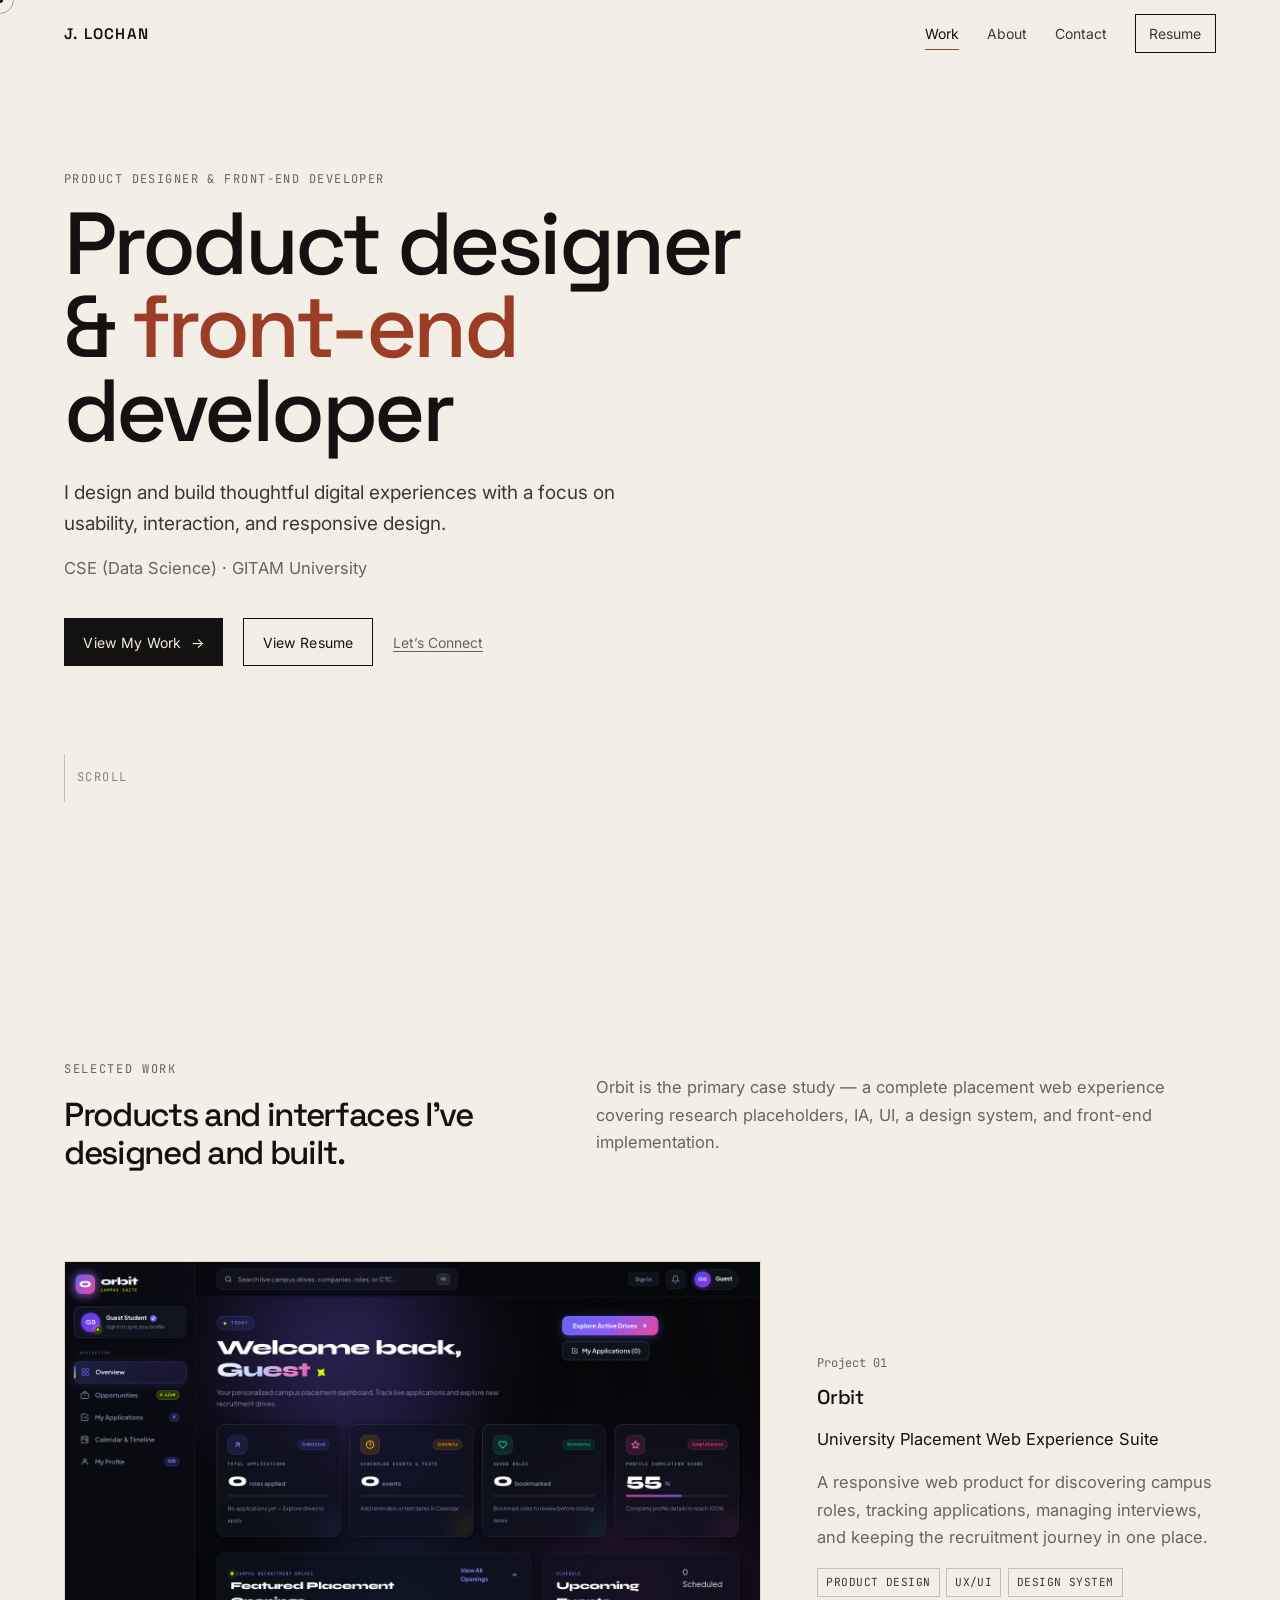
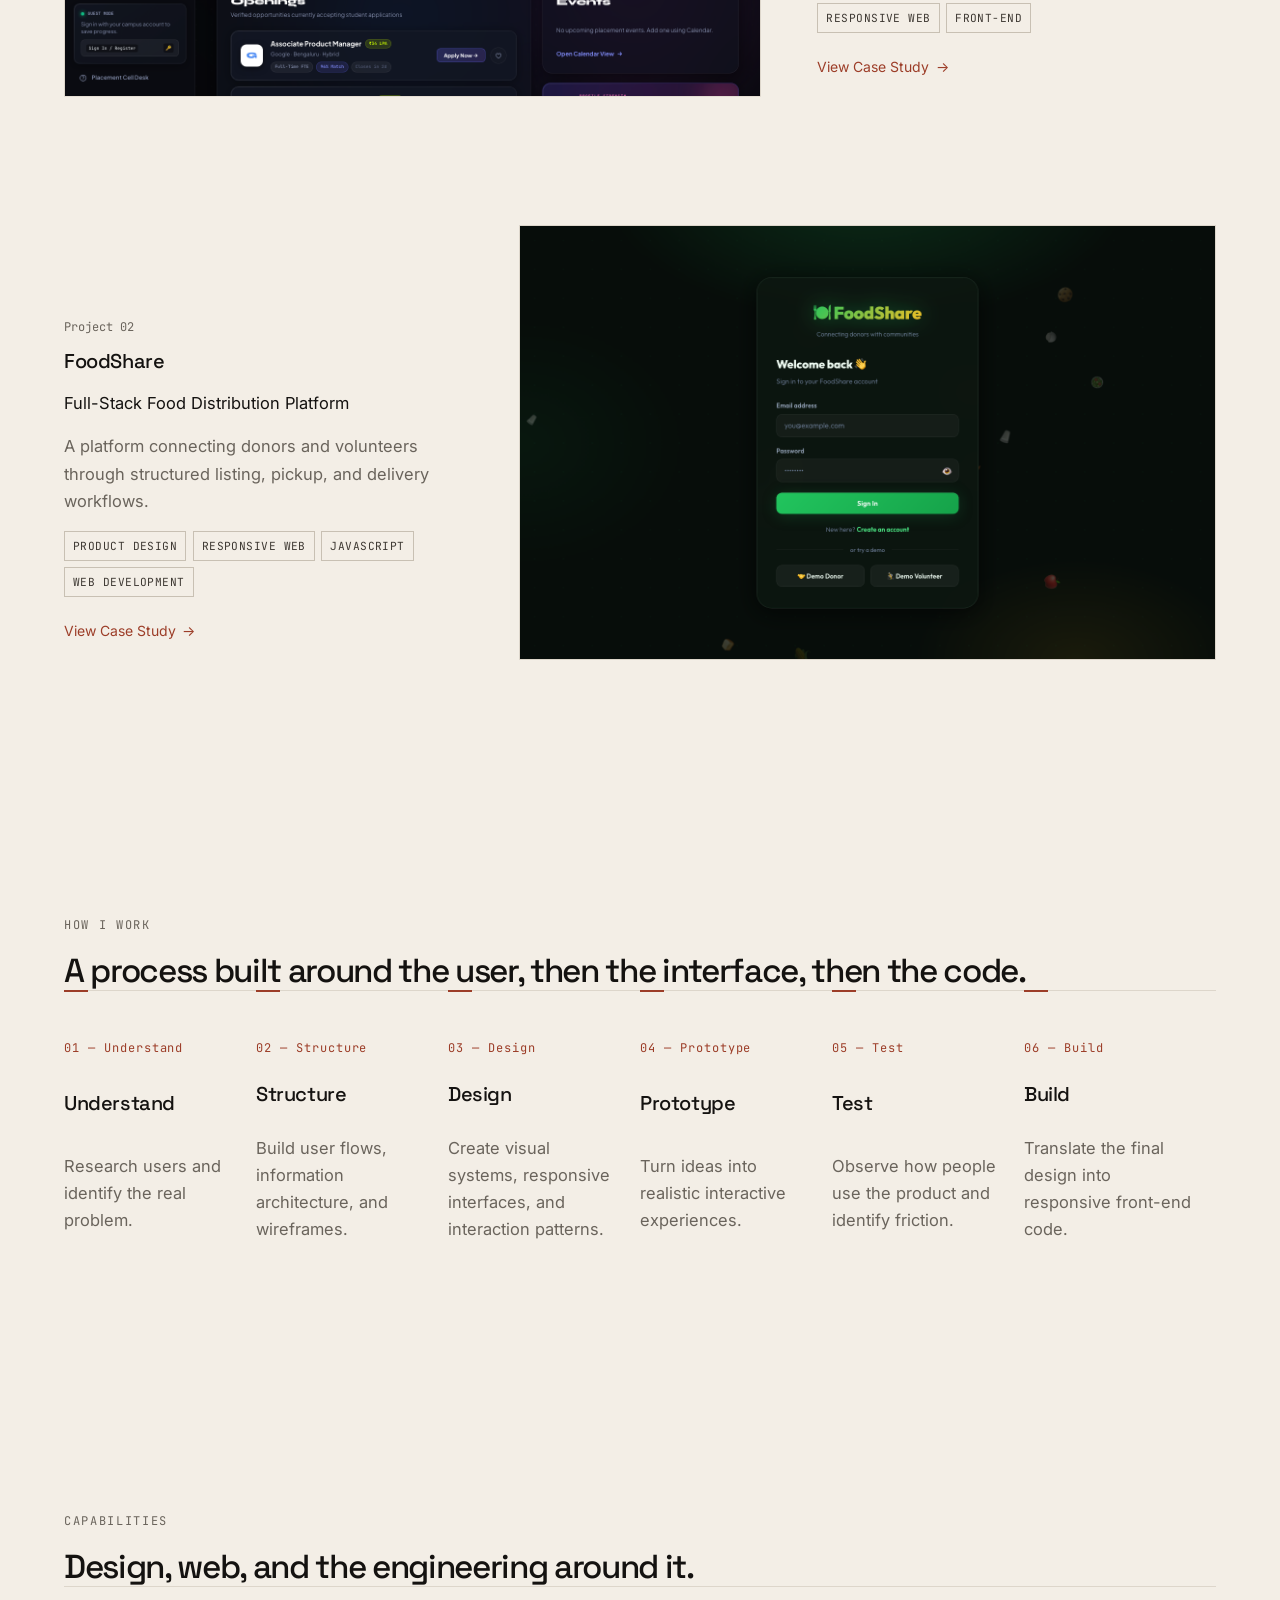
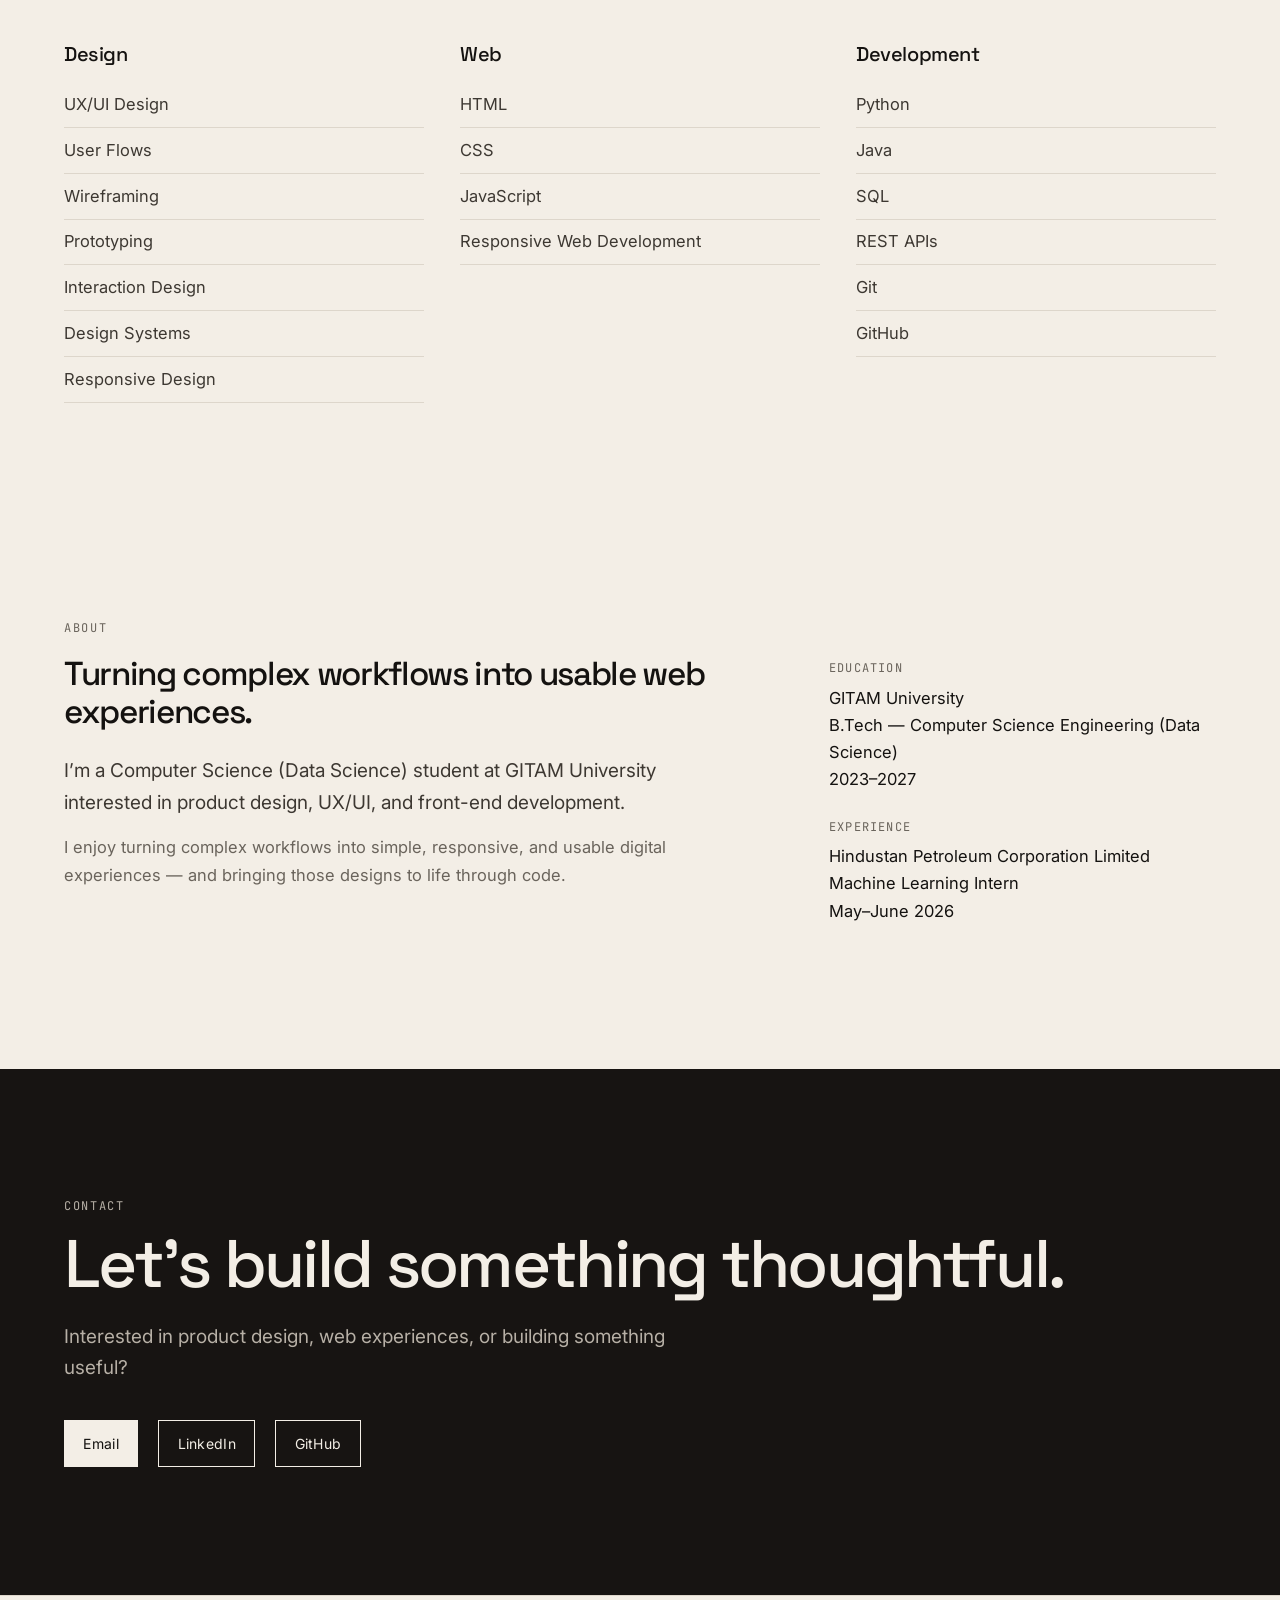
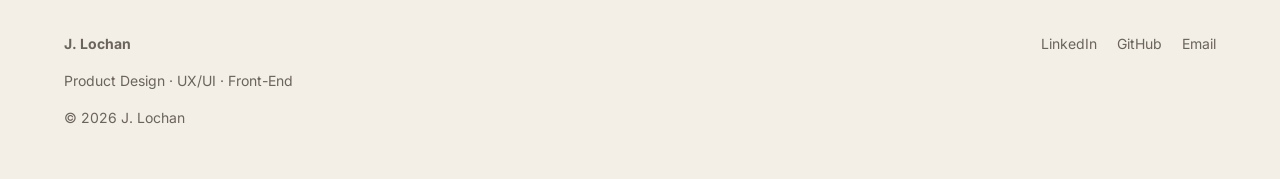
<file: index.html>
<!DOCTYPE html>
<html lang="en">
<head>
  <meta charset="utf-8">
  <meta name="viewport" content="width=device-width, initial-scale=1">
  <title>J. Lochan — Product Designer &amp; Front-End Developer</title>
  <meta name="description" content="Portfolio of J. Lochan, a product designer and front-end developer focused on UX/UI, responsive web experiences, design systems, and thoughtful digital products.">
  <link rel="canonical" href="https://j-lochan.github.io/j-lochan-portfolio/">
  <meta property="og:type" content="website">
  <meta property="og:title" content="J. Lochan — Product Designer &amp; Front-End Developer">
  <meta property="og:description" content="Portfolio of J. Lochan, a product designer and front-end developer focused on UX/UI, responsive web experiences, design systems, and thoughtful digital products.">
  <meta property="og:url" content="https://j-lochan.github.io/j-lochan-portfolio/">
  <meta property="og:image" content="./assets/orbit/dashboard.png">
  <meta name="twitter:card" content="summary_large_image">
  <meta name="twitter:title" content="J. Lochan — Product Designer &amp; Front-End Developer">
  <meta name="twitter:description" content="Portfolio of J. Lochan, a product designer and front-end developer focused on UX/UI, responsive web experiences, design systems, and thoughtful digital products.">
  <link rel="icon" href="./assets/images/favicon.svg" type="image/svg+xml">
  <link rel="preconnect" href="https://fonts.googleapis.com">
  <link rel="preconnect" href="https://fonts.gstatic.com" crossorigin>
  <link href="https://fonts.googleapis.com/css2?family=Inter:wght@400;500;600&family=JetBrains+Mono:wght@400&family=Space+Grotesk:wght@500;600;700&display=swap" rel="stylesheet">
  <link rel="stylesheet" href="./css/style.css">
  <link rel="stylesheet" href="./css/responsive.css">
</head>
<body>
  <a class="skip-link" href="#main">Skip to content</a>

  <header class="site-header">
    <div class="site-header__inner">
      <a class="wordmark" href="./index.html">J. Lochan</a>
      <nav class="nav-desktop" aria-label="Primary">
        <a href="#work">Work</a>
        <a href="#about">About</a>
        <a href="#contact">Contact</a>
        <a class="btn-resume" href="./resume/J_Lochan_Resume.pdf">Resume</a>
      </nav>
      <button class="menu-toggle" type="button" aria-expanded="false" aria-controls="mobile-menu" aria-label="Open menu">
        <span></span>
      </button>
    </div>
  </header>

  <div class="nav-drawer" id="mobile-menu" hidden>
    <div class="nav-drawer__top">
      <a class="wordmark" href="./index.html">J. Lochan</a>
      <button class="nav-drawer__close btn btn--ghost" type="button">Close</button>
    </div>
    <nav aria-label="Mobile">
      <a href="#work">Work</a>
      <a href="#about">About</a>
      <a href="#contact">Contact</a>
      <a href="./resume/J_Lochan_Resume.pdf">Resume</a>
    </nav>
  </div>

  <main id="main">
    <section class="hero container" id="top">
      <p class="hero__meta reveal">Product Designer &amp; Front-End Developer</p>
      <h1 class="display reveal reveal-delay-1">
        Product designer
        <span>&amp; <em>front-end</em></span>
        <span>developer</span>
      </h1>
      <p class="lede reveal reveal-delay-2">I design and build thoughtful digital experiences with a focus on usability, interaction, and responsive design.</p>
      <p class="muted reveal reveal-delay-3" style="margin-top:1rem;">CSE (Data Science) · GITAM University</p>
      <div class="btn-row reveal reveal-delay-4">
        <a class="btn" href="#work">View My Work <span class="arrow" aria-hidden="true">→</span></a>
        <a class="btn btn--ghost" href="./resume/J_Lochan_Resume.pdf">View Resume</a>
        <a class="link-quiet" href="#contact">Let’s Connect</a>
      </div>
      <div class="scroll-hint reveal" aria-hidden="true">
        <span class="scroll-hint__line"></span>
        Scroll
      </div>
    </section>

    <section class="section" id="work">
      <div class="container">
        <div class="section-head">
          <div>
            <p class="eyebrow">Selected Work</p>
            <h2>Products and interfaces I’ve designed and built.</h2>
          </div>
          <p class="muted">Orbit is the primary case study — a complete placement web experience covering research placeholders, IA, UI, a design system, and front-end implementation.</p>
        </div>

        <div class="work-list">
          <article class="project">
            <a class="project__media media-reveal" href="./work/orbit.html">
              <img src="./assets/orbit/dashboard.png" alt="Orbit campus placement dashboard showing overview metrics, featured roles, and sidebar navigation" width="1440" height="900">
            </a>
            <div class="reveal">
              <p class="project__index">Project 01</p>
              <h3 class="project__title">Orbit</h3>
              <p>University Placement Web Experience Suite</p>
              <p class="muted">A responsive web product for discovering campus roles, tracking applications, managing interviews, and keeping the recruitment journey in one place.</p>
              <ul class="tags">
                <li>Product Design</li>
                <li>UX/UI</li>
                <li>Design System</li>
                <li>Responsive Web</li>
                <li>Front-End</li>
              </ul>
              <p style="margin-top:1.25rem;">
                <a class="link-arrow" href="./work/orbit.html">View Case Study <span class="arrow" aria-hidden="true">→</span></a>
              </p>
            </div>
          </article>

          <article class="project project--alt">
            <a class="project__media media-reveal" href="./work/foodshare.html">
              <img src="./assets/foodshare/hero.png" alt="FoodShare sign-in screen connecting donors and volunteers" width="1440" height="900" loading="lazy">
            </a>
            <div class="reveal">
              <p class="project__index">Project 02</p>
              <h3 class="project__title">FoodShare</h3>
              <p>Full-Stack Food Distribution Platform</p>
              <p class="muted">A platform connecting donors and volunteers through structured listing, pickup, and delivery workflows.</p>
              <ul class="tags">
                <li>Product Design</li>
                <li>Responsive Web</li>
                <li>JavaScript</li>
                <li>Web Development</li>
              </ul>
              <p style="margin-top:1.25rem;">
                <a class="link-arrow" href="./work/foodshare.html">View Case Study <span class="arrow" aria-hidden="true">→</span></a>
              </p>
            </div>
          </article>
        </div>
      </div>
    </section>

    <section class="section" id="approach">
      <div class="container">
        <p class="eyebrow">How I work</p>
        <h2>A process built around the user, then the interface, then the code.</h2>
        <div class="timeline">
          <article class="step">
            <p class="step__num">01 — Understand</p>
            <h3>Understand</h3>
            <p class="muted">Research users and identify the real problem.</p>
          </article>
          <article class="step">
            <p class="step__num">02 — Structure</p>
            <h3>Structure</h3>
            <p class="muted">Build user flows, information architecture, and wireframes.</p>
          </article>
          <article class="step">
            <p class="step__num">03 — Design</p>
            <h3>Design</h3>
            <p class="muted">Create visual systems, responsive interfaces, and interaction patterns.</p>
          </article>
          <article class="step">
            <p class="step__num">04 — Prototype</p>
            <h3>Prototype</h3>
            <p class="muted">Turn ideas into realistic interactive experiences.</p>
          </article>
          <article class="step">
            <p class="step__num">05 — Test</p>
            <h3>Test</h3>
            <p class="muted">Observe how people use the product and identify friction.</p>
          </article>
          <article class="step">
            <p class="step__num">06 — Build</p>
            <h3>Build</h3>
            <p class="muted">Translate the final design into responsive front-end code.</p>
          </article>
        </div>
      </div>
    </section>

    <section class="section section--tight" id="capabilities">
      <div class="container">
        <p class="eyebrow">Capabilities</p>
        <h2>Design, web, and the engineering around it.</h2>
        <div class="cap-grid">
          <div class="cap-col">
            <h3>Design</h3>
            <ul>
              <li>UX/UI Design</li>
              <li>User Flows</li>
              <li>Wireframing</li>
              <li>Prototyping</li>
              <li>Interaction Design</li>
              <li>Design Systems</li>
              <li>Responsive Design</li>
            </ul>
          </div>
          <div class="cap-col">
            <h3>Web</h3>
            <ul>
              <li>HTML</li>
              <li>CSS</li>
              <li>JavaScript</li>
              <li>Responsive Web Development</li>
            </ul>
          </div>
          <div class="cap-col">
            <h3>Development</h3>
            <ul>
              <li>Python</li>
              <li>Java</li>
              <li>SQL</li>
              <li>REST APIs</li>
              <li>Git</li>
              <li>GitHub</li>
            </ul>
          </div>
        </div>
      </div>
    </section>

    <section class="section" id="about">
      <div class="container about-grid">
        <div>
          <p class="eyebrow">About</p>
          <h2>Turning complex workflows into usable web experiences.</h2>
          <p class="lede">I’m a Computer Science (Data Science) student at GITAM University interested in product design, UX/UI, and front-end development.</p>
          <p class="muted">I enjoy turning complex workflows into simple, responsive, and usable digital experiences — and bringing those designs to life through code.</p>
        </div>
        <dl class="meta-list">
          <dt>Education</dt>
          <dd>
            GITAM University<br>
            B.Tech — Computer Science Engineering (Data Science)<br>
            2023–2027
          </dd>
          <dt>Experience</dt>
          <dd>
            Hindustan Petroleum Corporation Limited<br>
            Machine Learning Intern<br>
            May–June 2026
          </dd>
        </dl>
      </div>
    </section>

    <section class="section contact" id="contact">
      <div class="container">
        <p class="eyebrow">Contact</p>
        <h2 class="display" style="font-size: clamp(2.2rem, 6vw, 4.2rem);">Let’s build something thoughtful.</h2>
        <p class="lede">Interested in product design, web experiences, or building something useful?</p>
        <div class="btn-row">
          <a class="btn btn--light" href="mailto:lochannarayanarao@gmail.com">Email</a>
          <a class="btn btn--ghost" href="https://www.linkedin.com/in/lochan-narayana-rao-janapareddy-a59248293" rel="noopener noreferrer">LinkedIn</a>
          <a class="btn btn--ghost" href="https://github.com/J-Lochan" rel="noopener noreferrer">GitHub</a>
        </div>
      </div>
    </section>
  </main>

  <footer class="site-footer">
    <div class="container site-footer__inner">
      <div>
        <strong>J. Lochan</strong>
        <p>Product Design · UX/UI · Front-End</p>
        <p>© 2026 J. Lochan</p>
      </div>
      <div>
        <a href="https://www.linkedin.com/in/lochan-narayana-rao-janapareddy-a59248293" rel="noopener noreferrer">LinkedIn</a>
        <a href="https://github.com/J-Lochan" rel="noopener noreferrer">GitHub</a>
        <a href="mailto:lochannarayanarao@gmail.com">Email</a>
      </div>
    </div>
  </footer>

  <script src="./js/main.js" defer></script>
</body>
</html>
</file>
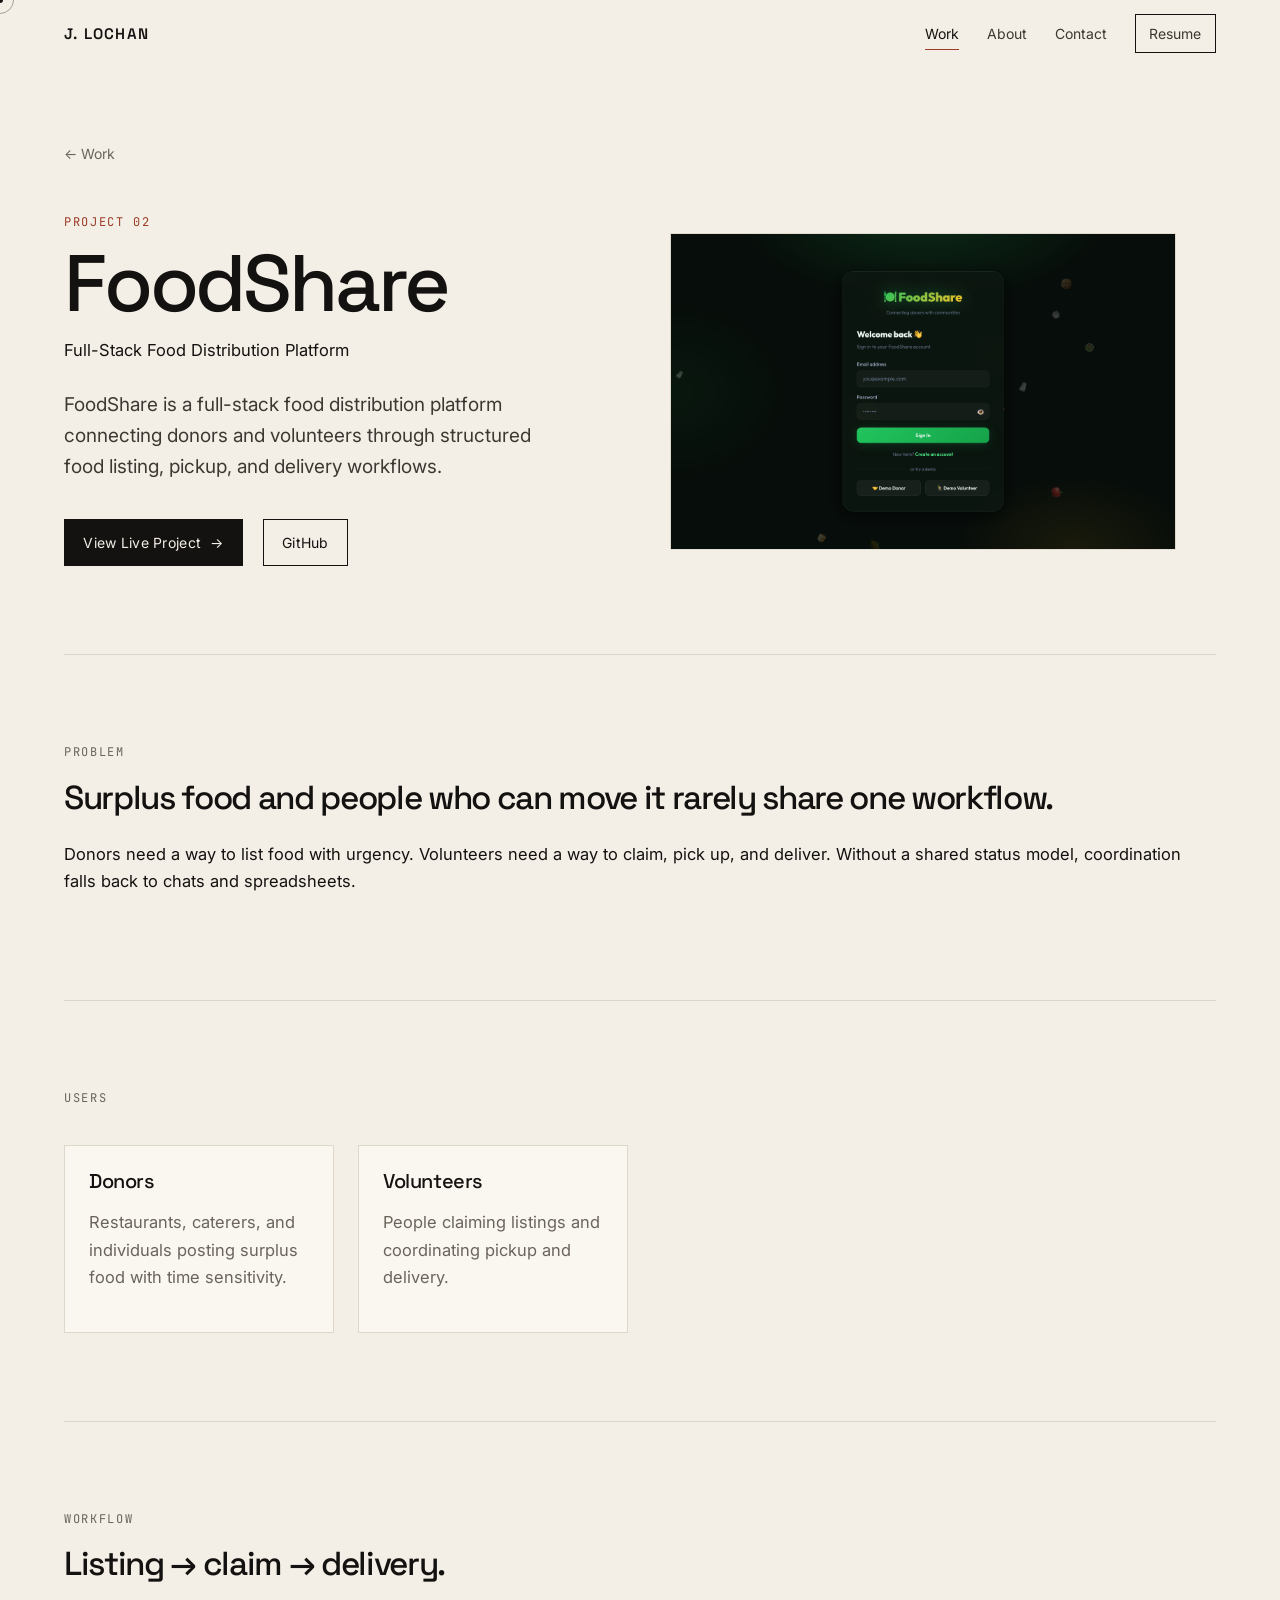
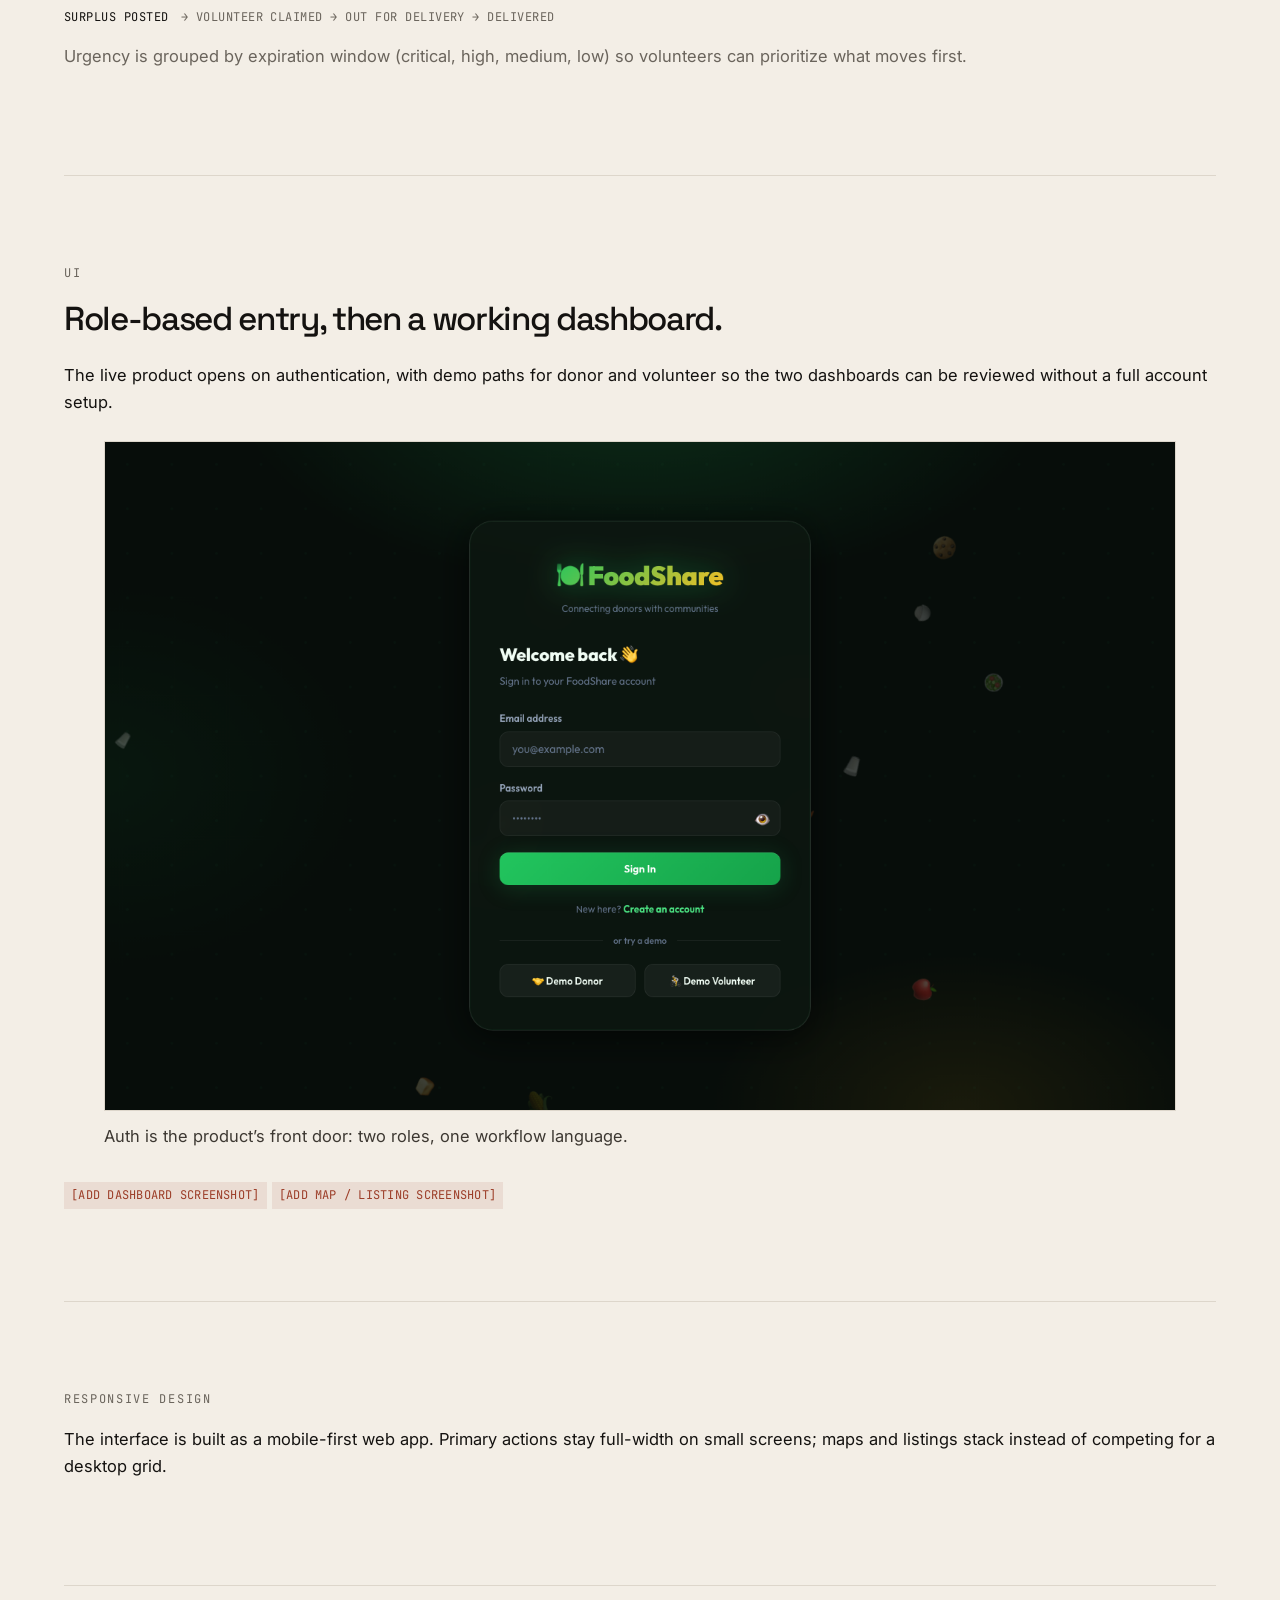
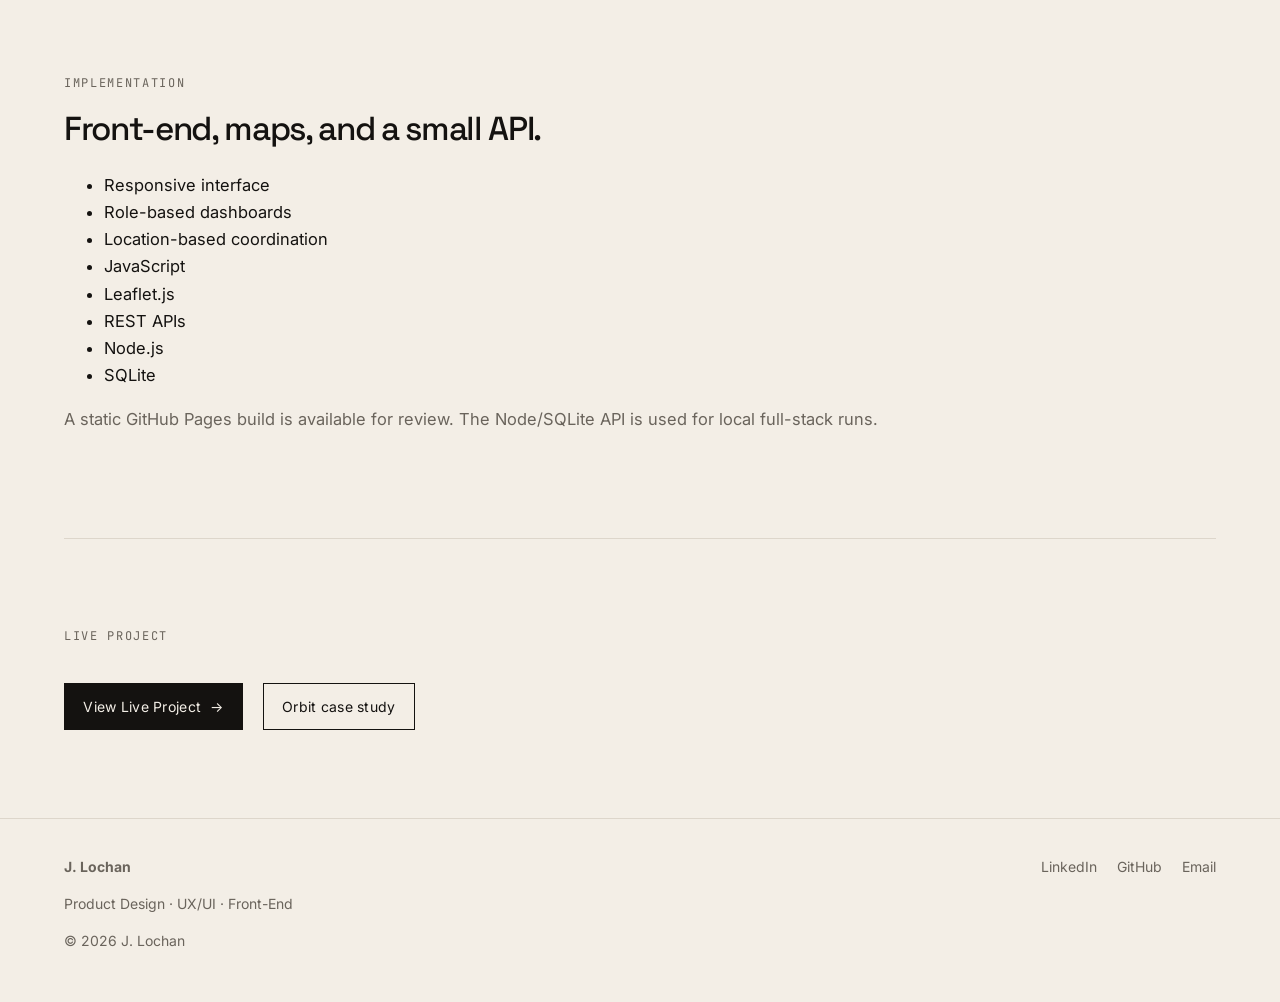
<file: work/foodshare.html>
<!DOCTYPE html>
<html lang="en">
<head>
  <meta charset="utf-8">
  <meta name="viewport" content="width=device-width, initial-scale=1">
  <title>FoodShare — Case Study · J. Lochan</title>
  <meta name="description" content="Case study for FoodShare, a full-stack food distribution platform designed and built by J. Lochan.">
  <link rel="canonical" href="https://j-lochan.github.io/j-lochan-portfolio/work/foodshare.html">
  <meta property="og:title" content="FoodShare — Case Study · J. Lochan">
  <meta property="og:description" content="A full-stack platform connecting donors and volunteers through listing, pickup, and delivery workflows.">
  <meta property="og:image" content="../assets/foodshare/hero.png">
  <meta name="twitter:card" content="summary_large_image">
  <link rel="icon" href="../assets/images/favicon.svg" type="image/svg+xml">
  <link rel="preconnect" href="https://fonts.googleapis.com">
  <link rel="preconnect" href="https://fonts.gstatic.com" crossorigin>
  <link href="https://fonts.googleapis.com/css2?family=Inter:wght@400;500;600&family=JetBrains+Mono:wght@400&family=Space+Grotesk:wght@500;600&display=swap" rel="stylesheet">
  <link rel="stylesheet" href="../css/style.css">
  <link rel="stylesheet" href="../css/case-study.css">
  <link rel="stylesheet" href="../css/responsive.css">
</head>
<body>
  <div class="cs-progress" aria-hidden="true"></div>
  <a class="skip-link" href="#main">Skip to content</a>

  <header class="site-header">
    <div class="site-header__inner">
      <a class="wordmark" href="../index.html">J. Lochan</a>
      <nav class="nav-desktop" aria-label="Primary">
        <a href="../index.html#work" aria-current="page">Work</a>
        <a href="../index.html#about">About</a>
        <a href="../index.html#contact">Contact</a>
        <a class="btn-resume" href="../resume/J_Lochan_Resume.pdf">Resume</a>
      </nav>
      <button class="menu-toggle" type="button" aria-expanded="false" aria-controls="mobile-menu" aria-label="Open menu">
        <span></span>
      </button>
    </div>
  </header>

  <div class="nav-drawer" id="mobile-menu" hidden>
    <div class="nav-drawer__top">
      <a class="wordmark" href="../index.html">J. Lochan</a>
      <button class="nav-drawer__close btn btn--ghost" type="button">Close</button>
    </div>
    <nav aria-label="Mobile">
      <a href="../index.html#work">Work</a>
      <a href="../index.html#about">About</a>
      <a href="../index.html#contact">Contact</a>
      <a href="../resume/J_Lochan_Resume.pdf">Resume</a>
    </nav>
  </div>

  <main id="main">
    <section class="cs-hero container" id="hero">
      <a class="back-link" href="../index.html#work">← Work</a>
      <div class="cs-hero__grid">
        <div>
          <p class="cs-kicker">Project 02</p>
          <h1 class="display" style="font-size: clamp(2.6rem, 7vw, 5rem);">FoodShare</h1>
          <p>Full-Stack Food Distribution Platform</p>
          <p class="lede">FoodShare is a full-stack food distribution platform connecting donors and volunteers through structured food listing, pickup, and delivery workflows.</p>
          <div class="btn-row">
            <a class="btn" href="https://j-lochan.github.io/FoodShare/" rel="noopener noreferrer">View Live Project <span class="arrow" aria-hidden="true">→</span></a>
            <a class="btn btn--ghost" href="https://github.com/J-Lochan/FoodShare" rel="noopener noreferrer">GitHub</a>
          </div>
        </div>
        <figure class="cs-hero__media media-reveal">
          <img src="../assets/foodshare/hero.png" alt="FoodShare sign-in screen with donor and volunteer demo entry points" width="1440" height="900">
        </figure>
      </div>
    </section>

    <div class="container">
      <section class="cs-block" id="problem">
        <p class="eyebrow">Problem</p>
        <h2>Surplus food and people who can move it rarely share one workflow.</h2>
        <p>Donors need a way to list food with urgency. Volunteers need a way to claim, pick up, and deliver. Without a shared status model, coordination falls back to chats and spreadsheets.</p>
      </section>

      <section class="cs-block" id="users">
        <p class="eyebrow">Users</p>
        <div class="problem-grid">
          <article class="card">
            <h3>Donors</h3>
            <p class="muted">Restaurants, caterers, and individuals posting surplus food with time sensitivity.</p>
          </article>
          <article class="card">
            <h3>Volunteers</h3>
            <p class="muted">People claiming listings and coordinating pickup and delivery.</p>
          </article>
        </div>
      </section>

      <section class="cs-block" id="workflow">
        <p class="eyebrow">Workflow</p>
        <h2>Listing → claim → delivery.</h2>
        <p class="flow"><span>Surplus posted</span> → Volunteer claimed → Out for delivery → Delivered</p>
        <p class="muted" style="margin-top:1rem;">Urgency is grouped by expiration window (critical, high, medium, low) so volunteers can prioritize what moves first.</p>
      </section>

      <section class="cs-block" id="ui">
        <p class="eyebrow">UI</p>
        <h2>Role-based entry, then a working dashboard.</h2>
        <p>The live product opens on authentication, with demo paths for donor and volunteer so the two dashboards can be reviewed without a full account setup.</p>
        <figure style="margin-top:1.5rem;">
          <div class="ui-frame">
            <img src="../assets/foodshare/hero.png" alt="FoodShare authentication and demo role selection" width="1440" height="900" loading="lazy">
          </div>
          <figcaption class="ui-caption">Auth is the product’s front door: two roles, one workflow language.</figcaption>
        </figure>
        <p class="placeholder-note" style="margin-top:1rem;">[ADD DASHBOARD SCREENSHOT]</p>
        <p class="placeholder-note">[ADD MAP / LISTING SCREENSHOT]</p>
      </section>

      <section class="cs-block" id="responsive">
        <p class="eyebrow">Responsive Design</p>
        <p>The interface is built as a mobile-first web app. Primary actions stay full-width on small screens; maps and listings stack instead of competing for a desktop grid.</p>
      </section>

      <section class="cs-block" id="implementation">
        <p class="eyebrow">Implementation</p>
        <h2>Front-end, maps, and a small API.</h2>
        <ul>
          <li>Responsive interface</li>
          <li>Role-based dashboards</li>
          <li>Location-based coordination</li>
          <li>JavaScript</li>
          <li>Leaflet.js</li>
          <li>REST APIs</li>
          <li>Node.js</li>
          <li>SQLite</li>
        </ul>
        <p class="muted">A static GitHub Pages build is available for review. The Node/SQLite API is used for local full-stack runs.</p>
      </section>

      <section class="cs-block cs-end" id="live">
        <p class="eyebrow">Live Project</p>
        <div class="btn-row">
          <a class="btn" href="https://j-lochan.github.io/FoodShare/" rel="noopener noreferrer">View Live Project <span class="arrow" aria-hidden="true">→</span></a>
          <a class="btn btn--ghost" href="./orbit.html">Orbit case study</a>
        </div>
      </section>
    </div>
  </main>

  <footer class="site-footer">
    <div class="container site-footer__inner">
      <div>
        <strong>J. Lochan</strong>
        <p>Product Design · UX/UI · Front-End</p>
        <p>© 2026 J. Lochan</p>
      </div>
      <div>
        <a href="https://www.linkedin.com/in/lochan-narayana-rao-janapareddy-a59248293" rel="noopener noreferrer">LinkedIn</a>
        <a href="https://github.com/J-Lochan" rel="noopener noreferrer">GitHub</a>
        <a href="mailto:lochannarayanarao@gmail.com">Email</a>
      </div>
    </div>
  </footer>
  <script src="../js/main.js" defer></script>
</body>
</html>
</file>
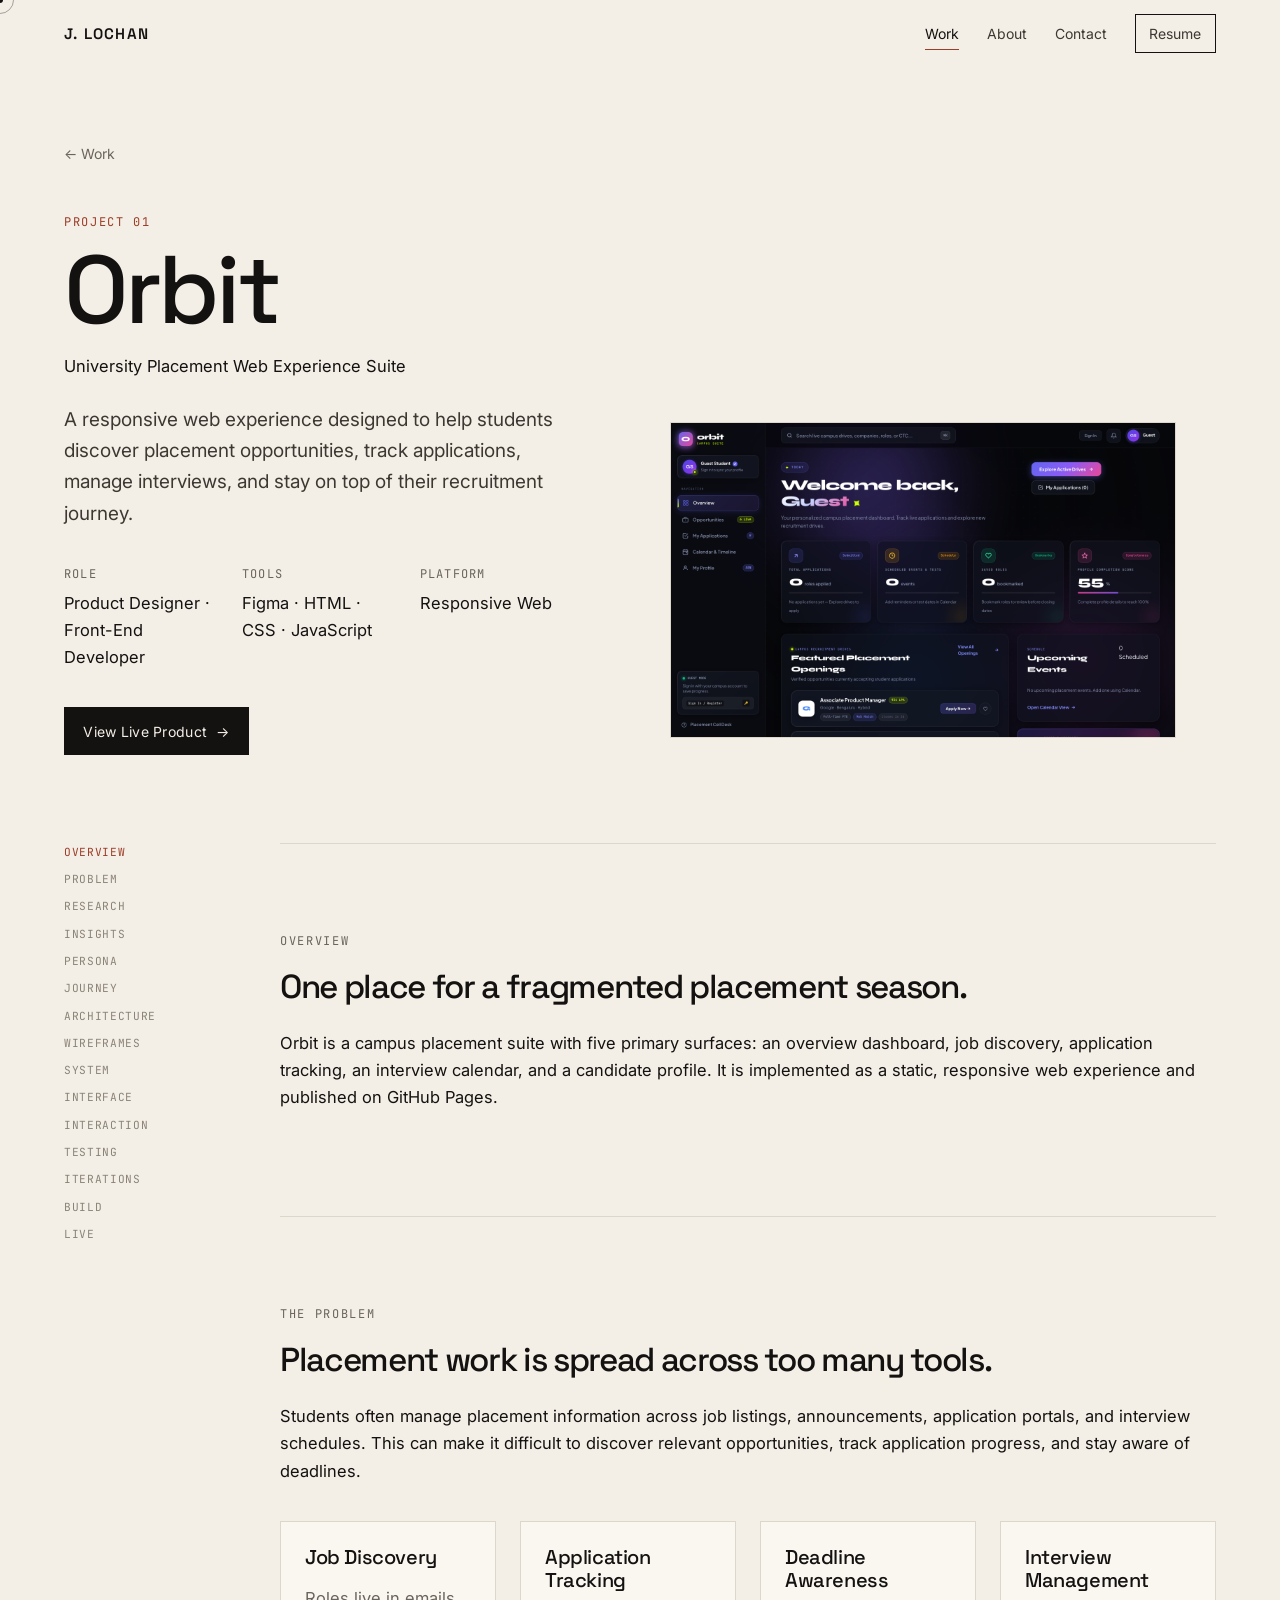
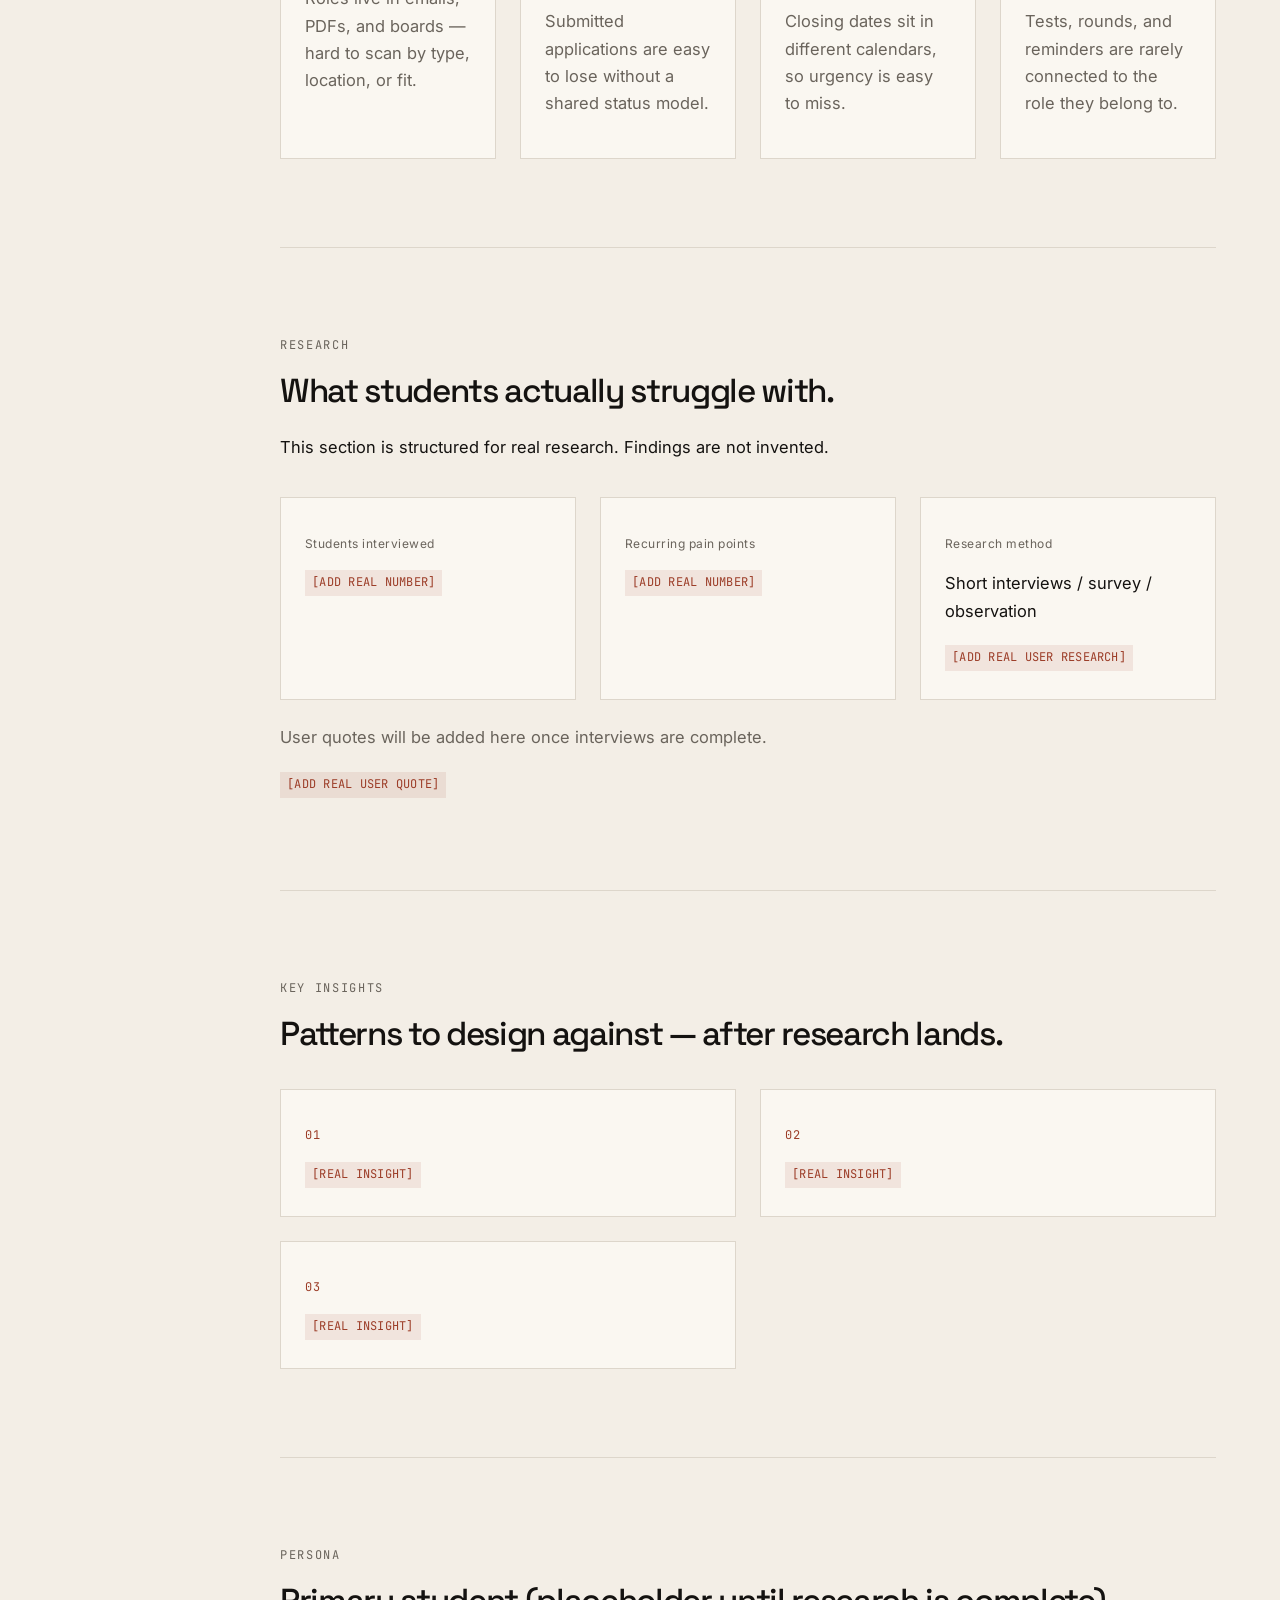
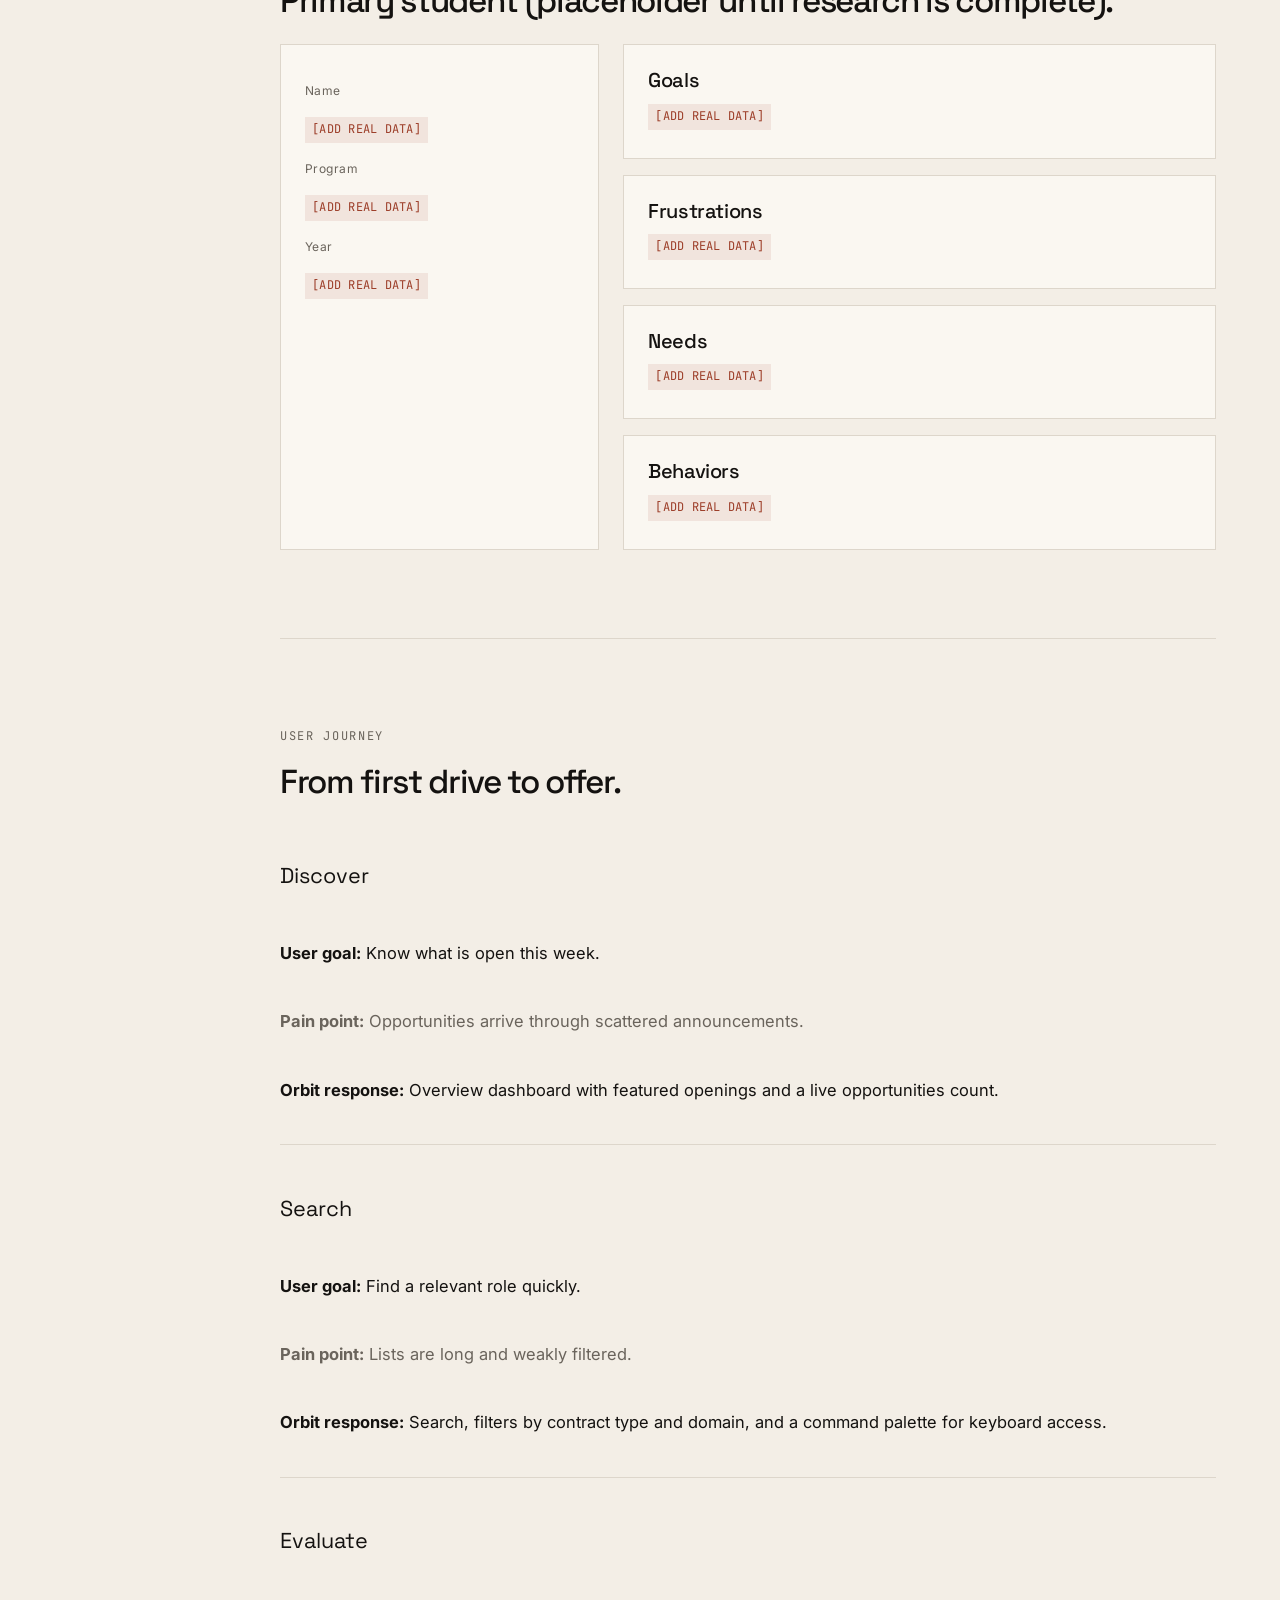
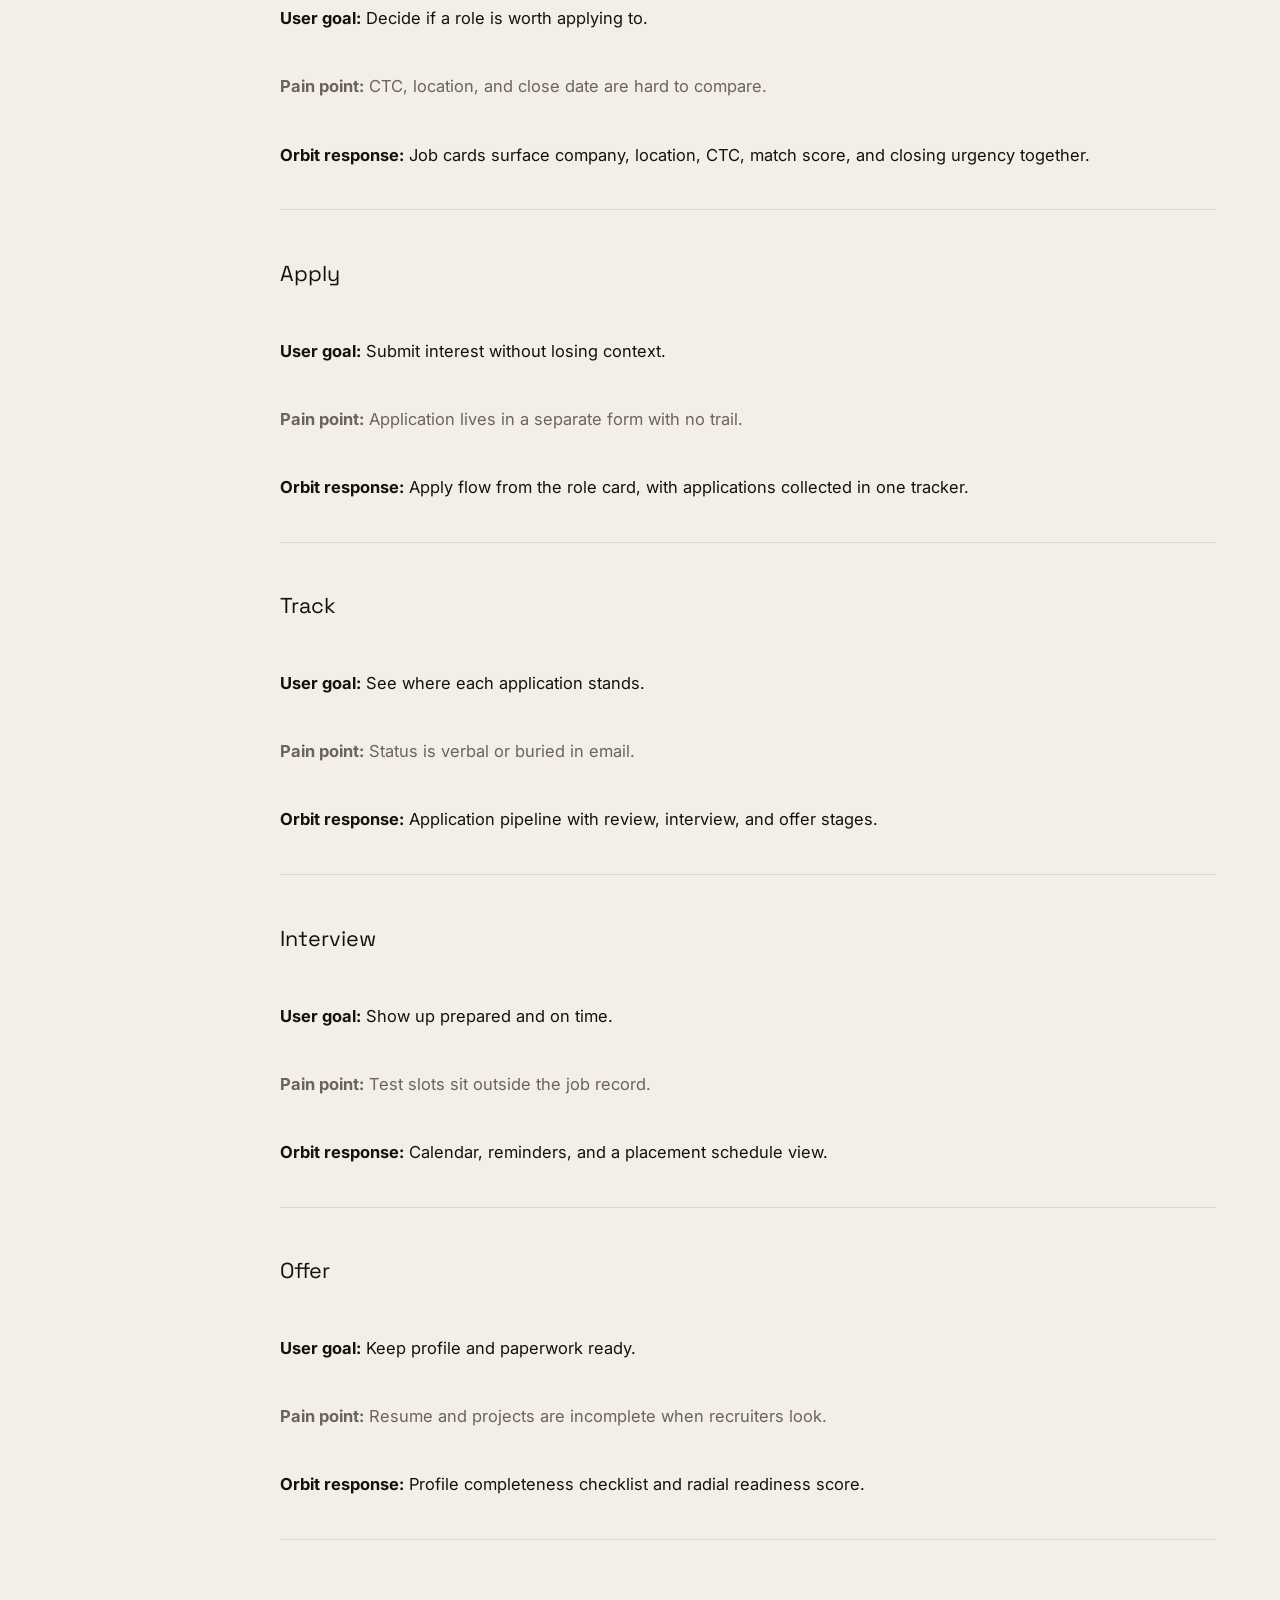
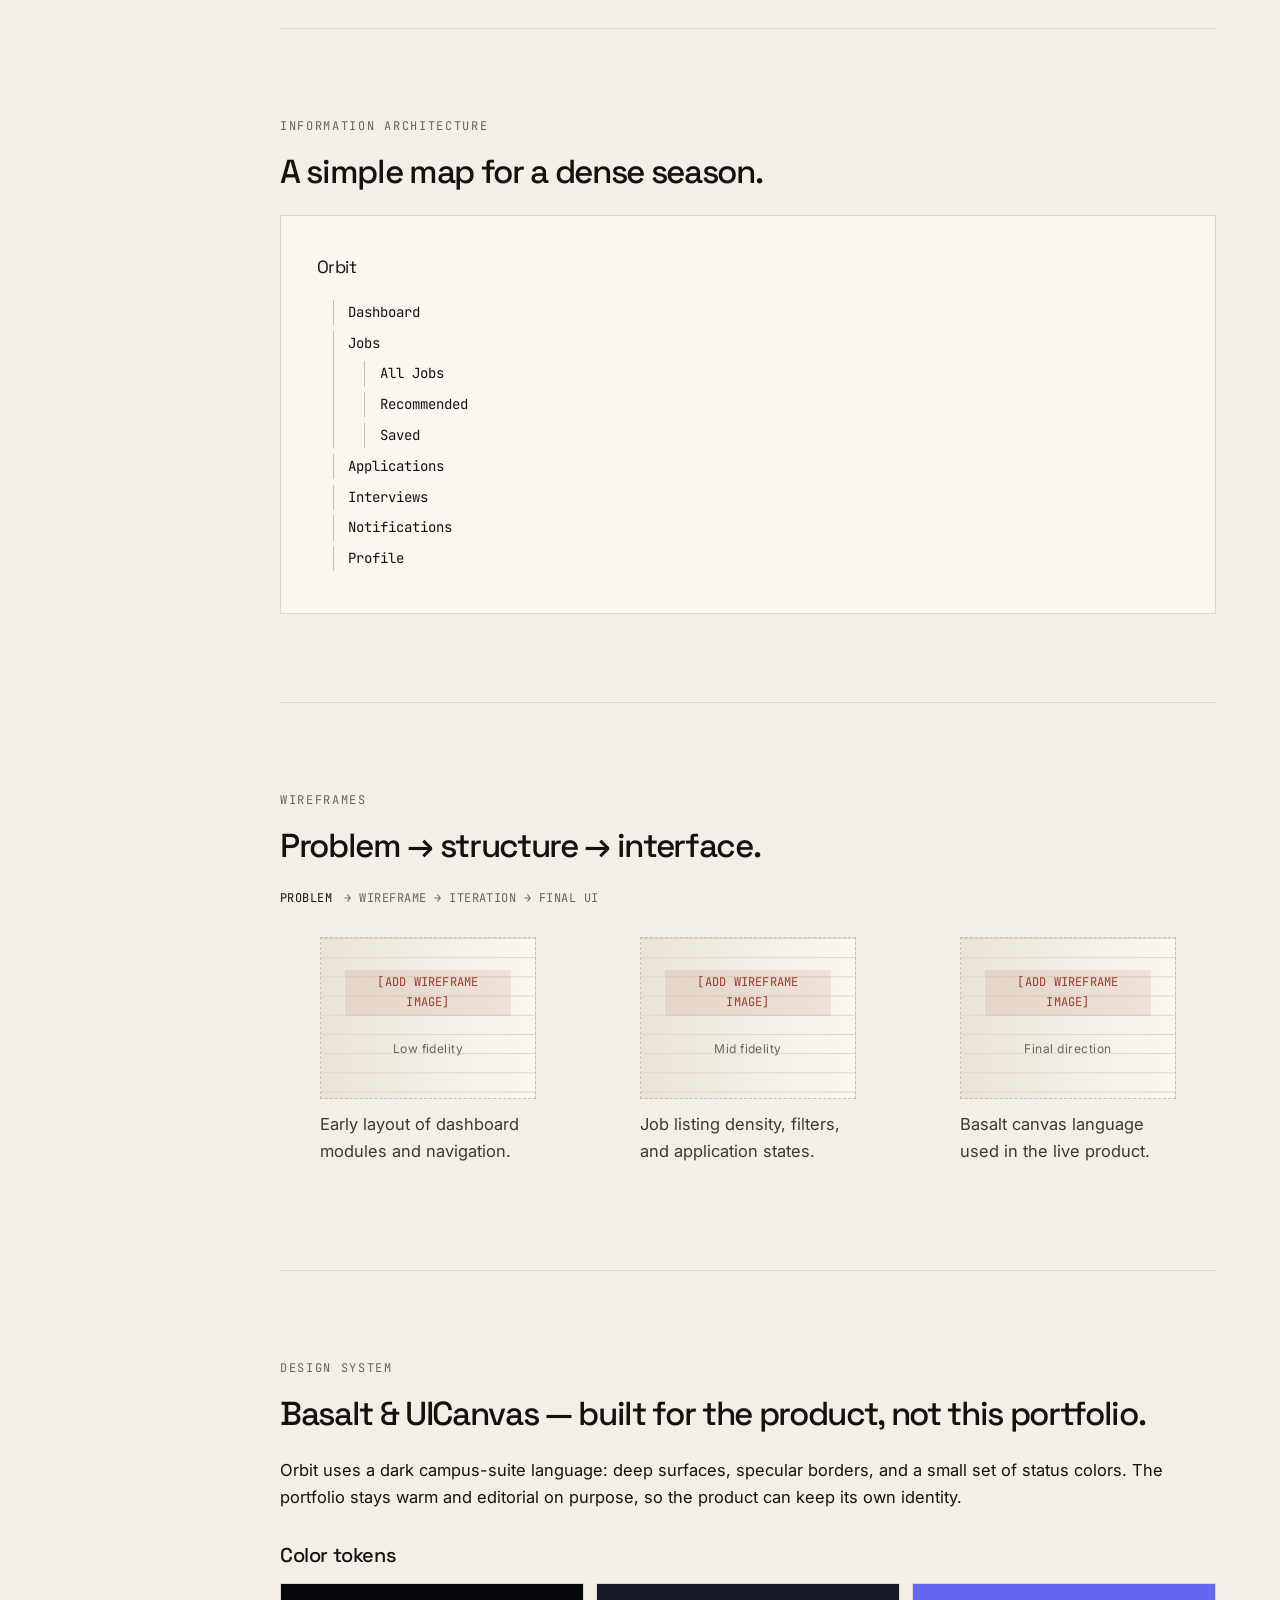
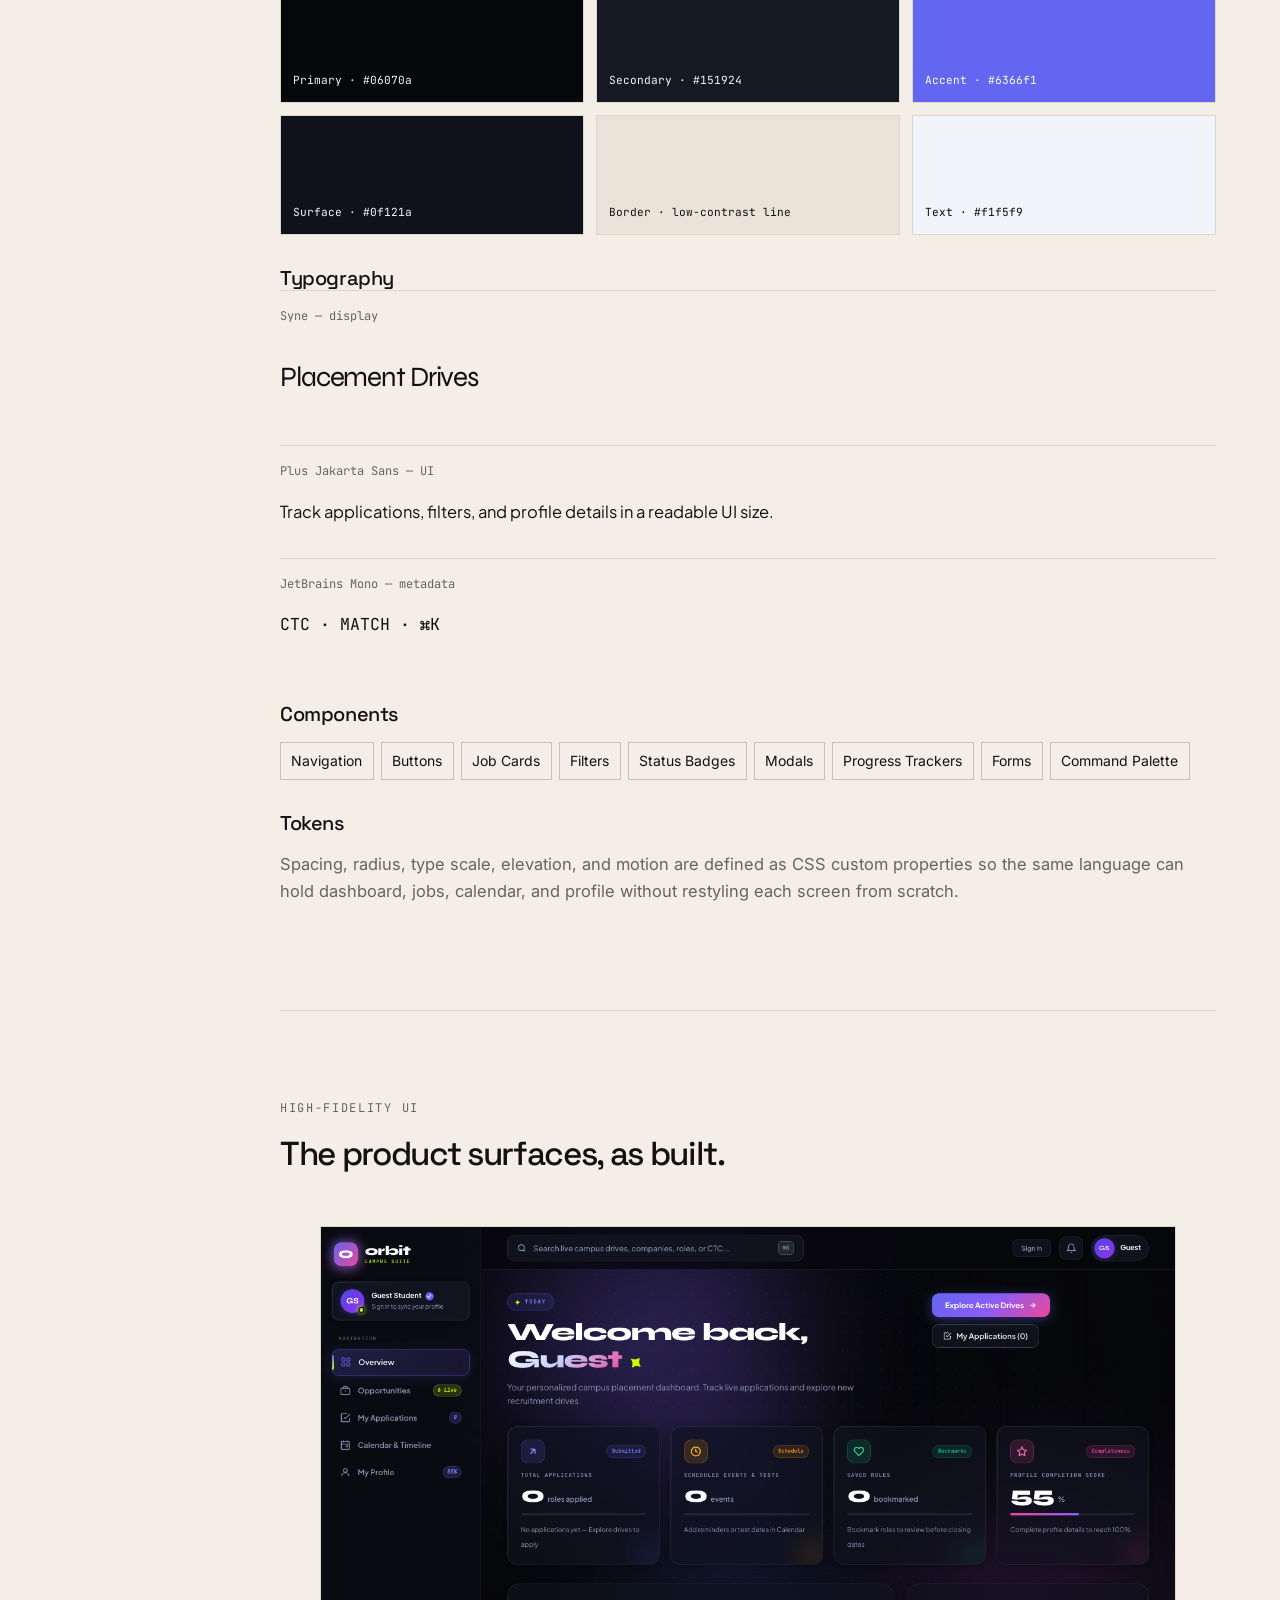
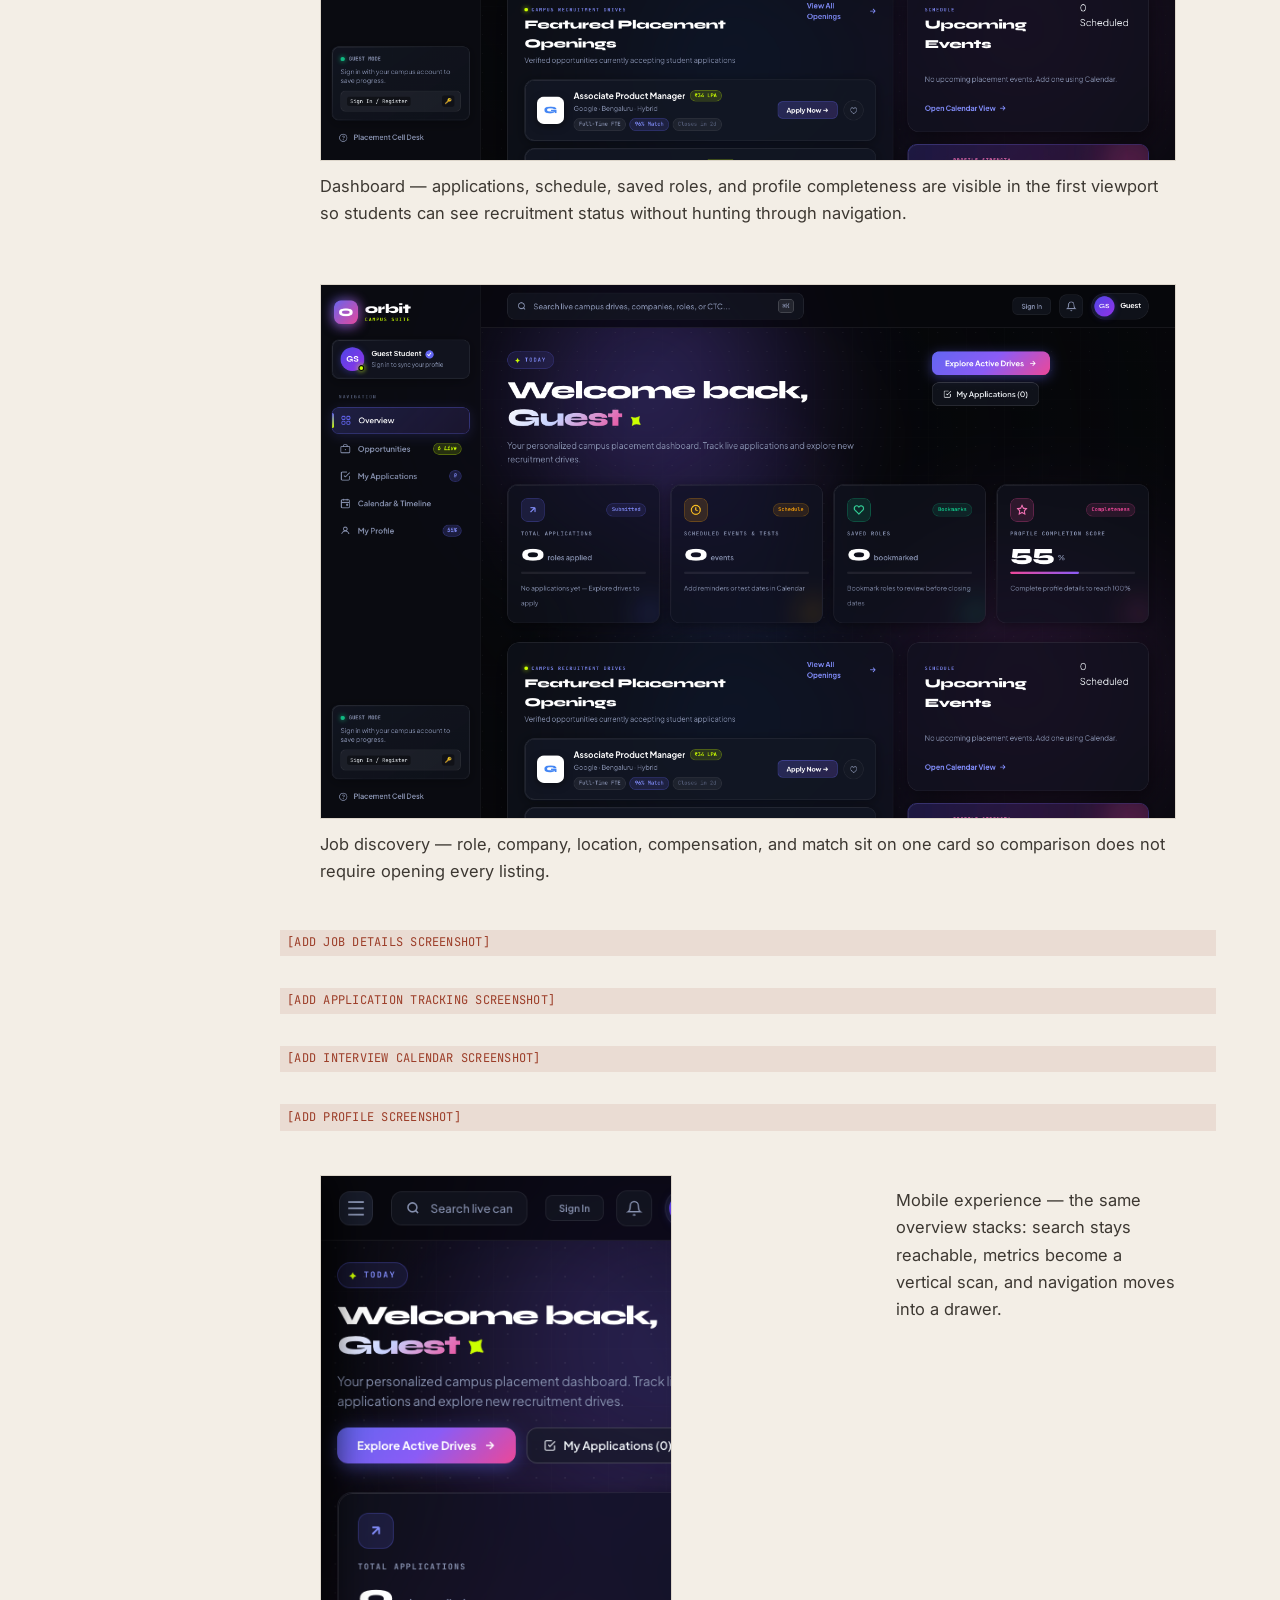
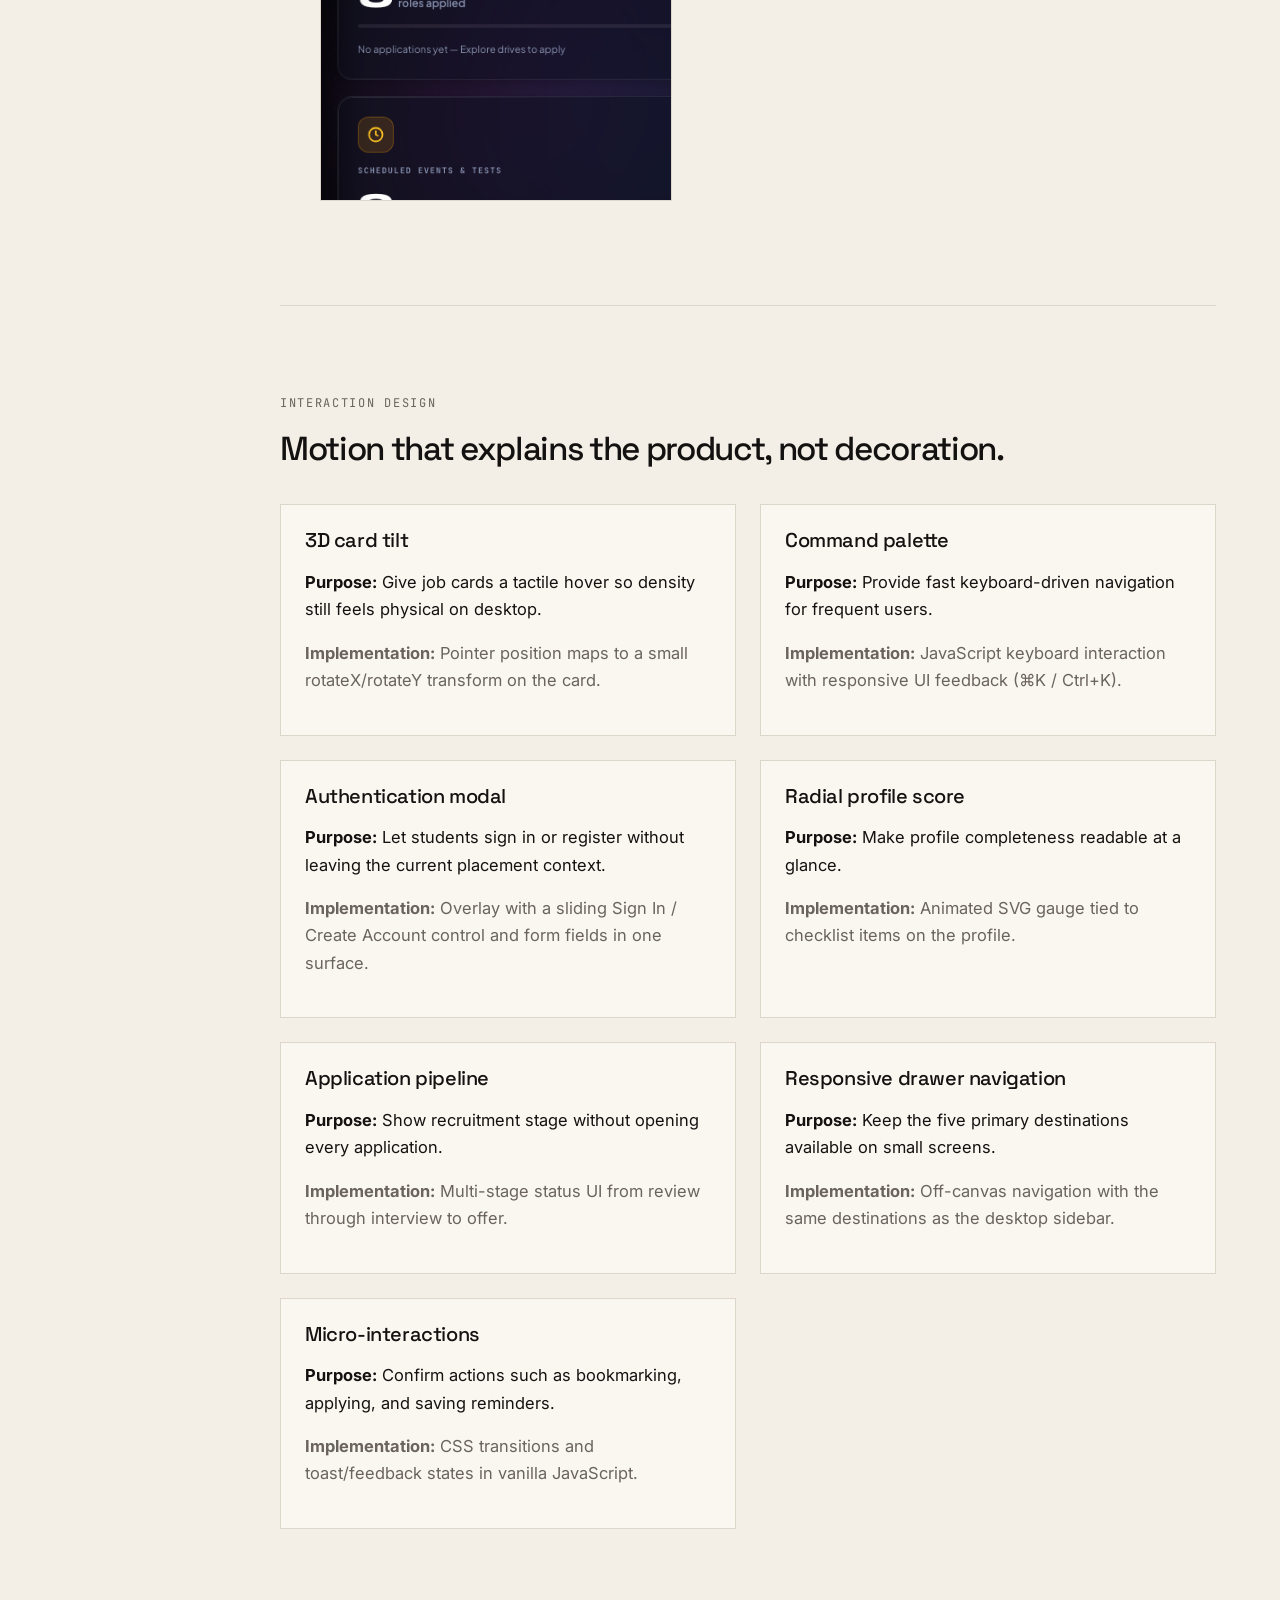
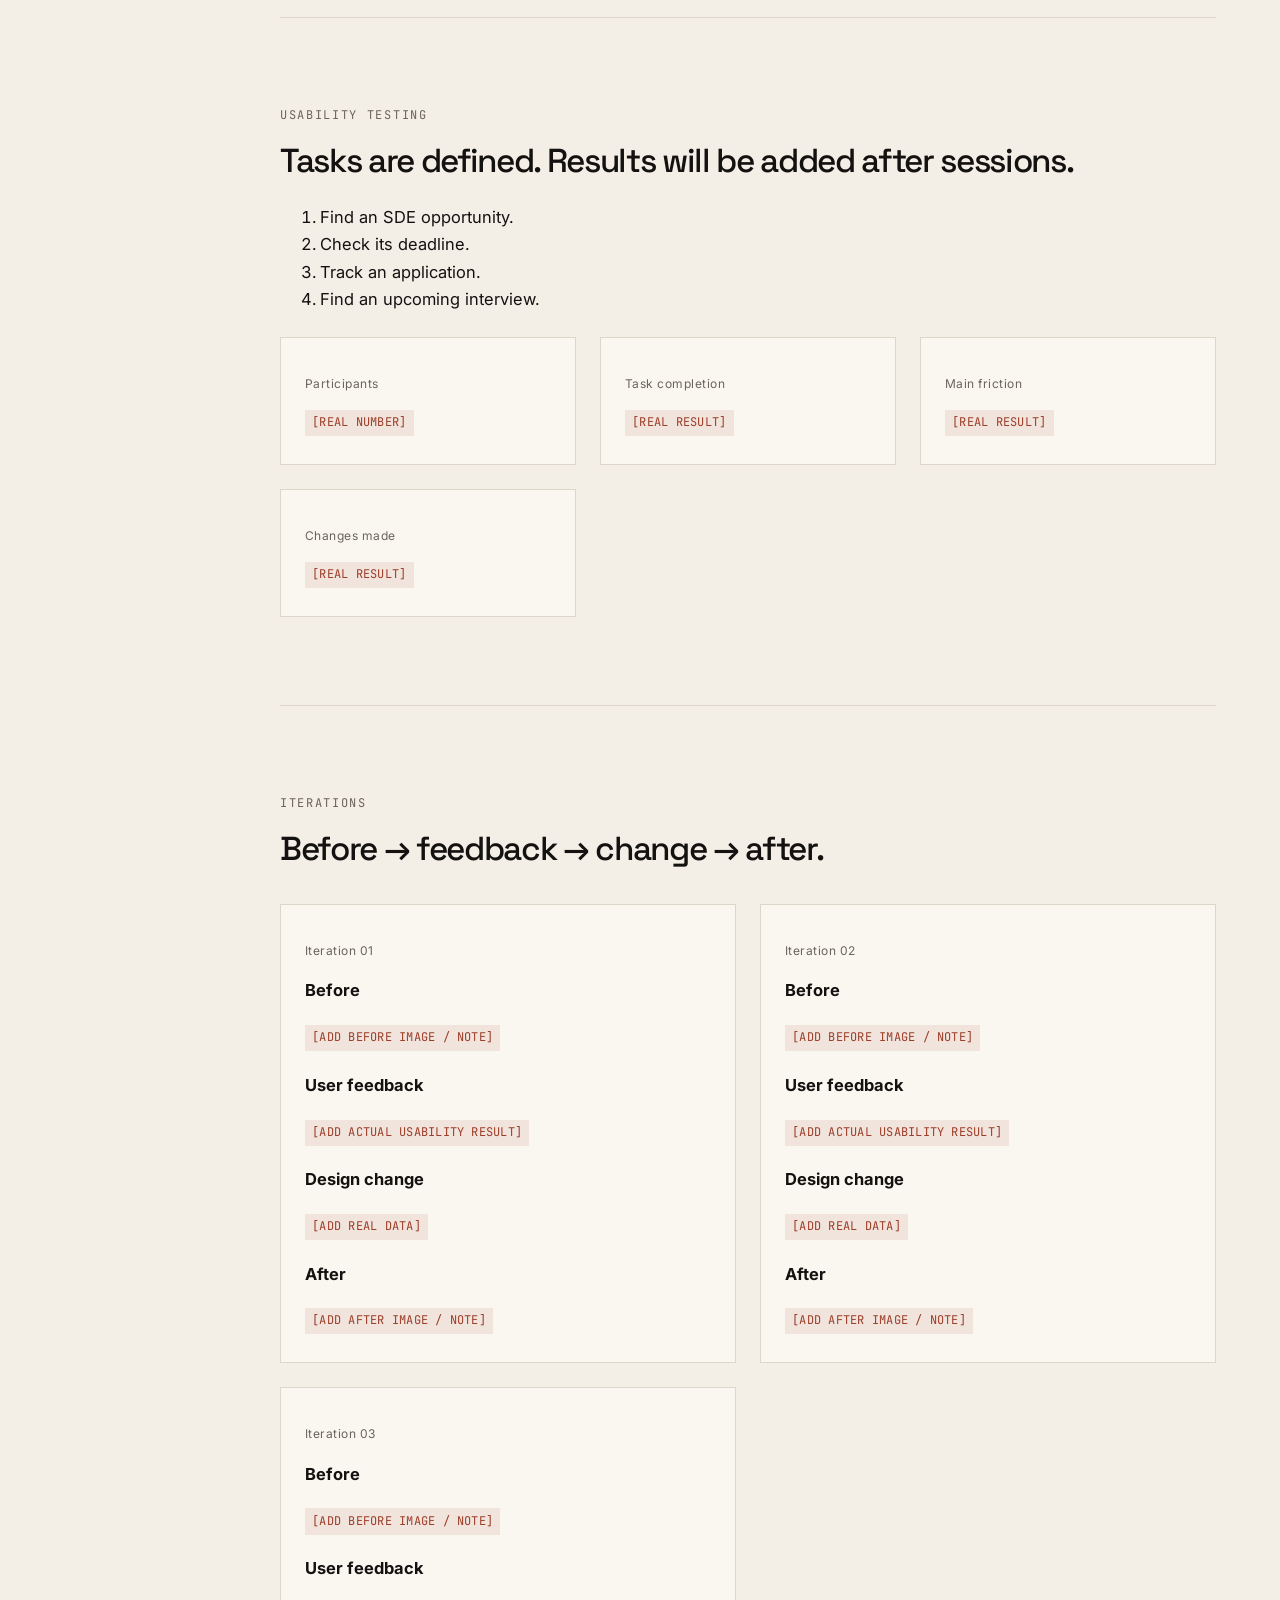
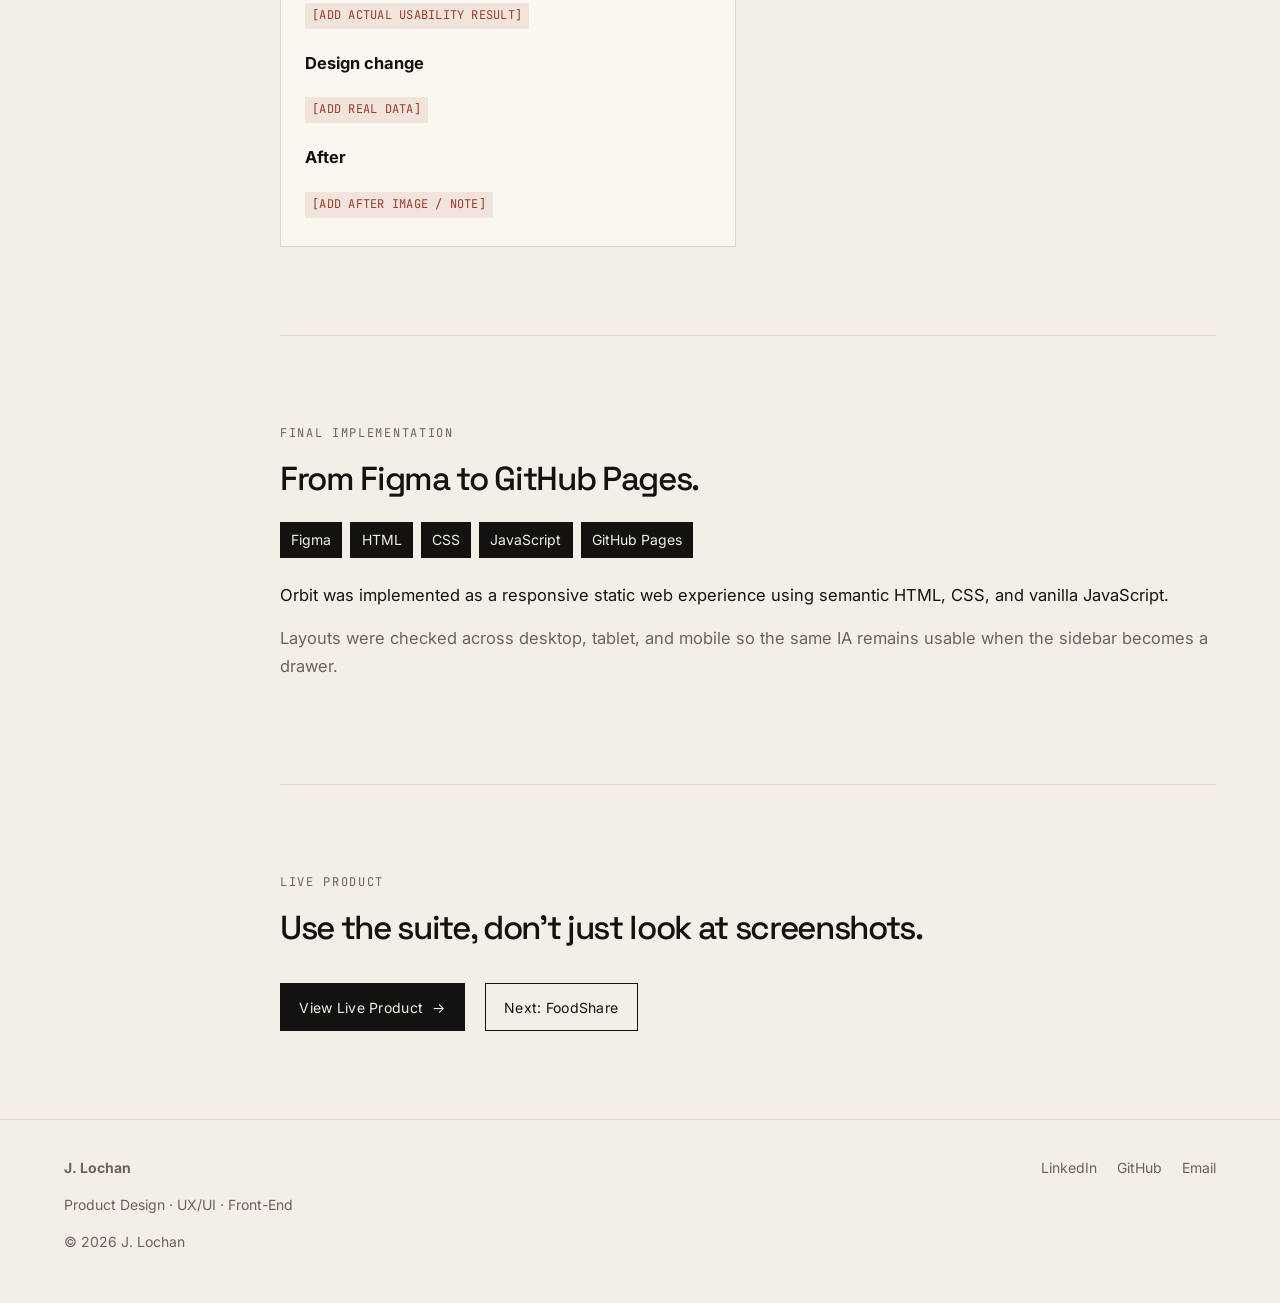
<file: work/orbit.html>
<!DOCTYPE html>
<html lang="en">
<head>
  <meta charset="utf-8">
  <meta name="viewport" content="width=device-width, initial-scale=1">
  <title>Orbit — Case Study · J. Lochan</title>
  <meta name="description" content="Case study for Orbit, a responsive university placement web experience designed and built by J. Lochan.">
  <link rel="canonical" href="https://j-lochan.github.io/j-lochan-portfolio/work/orbit.html">
  <meta property="og:title" content="Orbit — Case Study · J. Lochan">
  <meta property="og:description" content="A responsive web experience for campus placement discovery, applications, interviews, and recruitment tracking.">
  <meta property="og:type" content="article">
  <meta property="og:url" content="https://j-lochan.github.io/j-lochan-portfolio/work/orbit.html">
  <meta property="og:image" content="../assets/orbit/dashboard.png">
  <meta name="twitter:card" content="summary_large_image">
  <link rel="icon" href="../assets/images/favicon.svg" type="image/svg+xml">
  <link rel="preconnect" href="https://fonts.googleapis.com">
  <link rel="preconnect" href="https://fonts.gstatic.com" crossorigin>
  <link href="https://fonts.googleapis.com/css2?family=Inter:wght@400;500;600&family=JetBrains+Mono:wght@400&family=Plus+Jakarta+Sans:wght@400;500&family=Space+Grotesk:wght@500;600&family=Syne:wght@600;700&display=swap" rel="stylesheet">
  <link rel="stylesheet" href="../css/style.css">
  <link rel="stylesheet" href="../css/case-study.css">
  <link rel="stylesheet" href="../css/responsive.css">
</head>
<body>
  <div class="cs-progress" aria-hidden="true"></div>
  <a class="skip-link" href="#main">Skip to content</a>

  <header class="site-header">
    <div class="site-header__inner">
      <a class="wordmark" href="../index.html">J. Lochan</a>
      <nav class="nav-desktop" aria-label="Primary">
        <a href="../index.html#work" aria-current="page">Work</a>
        <a href="../index.html#about">About</a>
        <a href="../index.html#contact">Contact</a>
        <a class="btn-resume" href="../resume/J_Lochan_Resume.pdf">Resume</a>
      </nav>
      <button class="menu-toggle" type="button" aria-expanded="false" aria-controls="mobile-menu" aria-label="Open menu">
        <span></span>
      </button>
    </div>
  </header>

  <div class="nav-drawer" id="mobile-menu" hidden>
    <div class="nav-drawer__top">
      <a class="wordmark" href="../index.html">J. Lochan</a>
      <button class="nav-drawer__close btn btn--ghost" type="button">Close</button>
    </div>
    <nav aria-label="Mobile">
      <a href="../index.html#work">Work</a>
      <a href="../index.html#about">About</a>
      <a href="../index.html#contact">Contact</a>
      <a href="../resume/J_Lochan_Resume.pdf">Resume</a>
    </nav>
  </div>

  <main id="main">
    <section class="cs-hero container" id="hero">
      <a class="back-link" href="../index.html#work">← Work</a>
      <div class="cs-hero__grid">
        <div>
          <p class="cs-kicker">Project 01</p>
          <h1 class="display" style="font-size: clamp(3rem, 8vw, 6rem);">Orbit</h1>
          <p>University Placement Web Experience Suite</p>
          <p class="lede">A responsive web experience designed to help students discover placement opportunities, track applications, manage interviews, and stay on top of their recruitment journey.</p>
          <dl class="cs-meta">
            <div>
              <dt>Role</dt>
              <dd>Product Designer · Front-End Developer</dd>
            </div>
            <div>
              <dt>Tools</dt>
              <dd>Figma · HTML · CSS · JavaScript</dd>
            </div>
            <div>
              <dt>Platform</dt>
              <dd>Responsive Web</dd>
            </div>
          </dl>
          <div class="btn-row">
            <a class="btn" href="https://j-lochan.github.io/Orbit-Placement-Suite/" rel="noopener noreferrer">View Live Product <span class="arrow" aria-hidden="true">→</span></a>
          </div>
        </div>
        <figure class="cs-hero__media media-reveal">
          <img src="../assets/orbit/dashboard.png" alt="Orbit dashboard overview with sidebar navigation, search, metrics, and featured placement openings" width="1440" height="900">
        </figure>
      </div>
    </section>

    <div class="container cs-sticky">
      <nav class="cs-nav" aria-label="Case study">
        <a href="#overview">Overview</a>
        <a href="#problem">Problem</a>
        <a href="#research">Research</a>
        <a href="#insights">Insights</a>
        <a href="#persona">Persona</a>
        <a href="#journey">Journey</a>
        <a href="#ia">Architecture</a>
        <a href="#wireframes">Wireframes</a>
        <a href="#system">System</a>
        <a href="#ui">Interface</a>
        <a href="#interaction">Interaction</a>
        <a href="#testing">Testing</a>
        <a href="#iterations">Iterations</a>
        <a href="#implementation">Build</a>
        <a href="#live">Live</a>
      </nav>

      <div>
        <section class="cs-block" id="overview">
          <p class="eyebrow">Overview</p>
          <h2>One place for a fragmented placement season.</h2>
          <p>Orbit is a campus placement suite with five primary surfaces: an overview dashboard, job discovery, application tracking, an interview calendar, and a candidate profile. It is implemented as a static, responsive web experience and published on GitHub Pages.</p>
        </section>

        <section class="cs-block" id="problem">
          <p class="eyebrow">The Problem</p>
          <h2>Placement work is spread across too many tools.</h2>
          <p>Students often manage placement information across job listings, announcements, application portals, and interview schedules. This can make it difficult to discover relevant opportunities, track application progress, and stay aware of deadlines.</p>
          <div class="problem-grid">
            <article class="card">
              <h3>Job Discovery</h3>
              <p class="muted">Roles live in emails, PDFs, and boards — hard to scan by type, location, or fit.</p>
            </article>
            <article class="card">
              <h3>Application Tracking</h3>
              <p class="muted">Submitted applications are easy to lose without a shared status model.</p>
            </article>
            <article class="card">
              <h3>Deadline Awareness</h3>
              <p class="muted">Closing dates sit in different calendars, so urgency is easy to miss.</p>
            </article>
            <article class="card">
              <h3>Interview Management</h3>
              <p class="muted">Tests, rounds, and reminders are rarely connected to the role they belong to.</p>
            </article>
          </div>
        </section>

        <section class="cs-block" id="research">
          <p class="eyebrow">Research</p>
          <h2>What students actually struggle with.</h2>
          <p>This section is structured for real research. Findings are not invented.</p>
          <div class="stat-grid">
            <article class="card">
              <p class="caption">Students interviewed</p>
              <p class="placeholder-note">[ADD REAL NUMBER]</p>
            </article>
            <article class="card">
              <p class="caption">Recurring pain points</p>
              <p class="placeholder-note">[ADD REAL NUMBER]</p>
            </article>
            <article class="card">
              <p class="caption">Research method</p>
              <p>Short interviews / survey / observation</p>
              <p class="placeholder-note">[ADD REAL USER RESEARCH]</p>
            </article>
          </div>
          <p class="muted" style="margin-top:1.5rem;">User quotes will be added here once interviews are complete.</p>
          <p class="placeholder-note">[ADD REAL USER QUOTE]</p>
        </section>

        <section class="cs-block" id="insights">
          <p class="eyebrow">Key Insights</p>
          <h2>Patterns to design against — after research lands.</h2>
          <div class="insight-grid">
            <article class="card">
              <p class="step__num">01</p>
              <p class="placeholder-note">[REAL INSIGHT]</p>
            </article>
            <article class="card">
              <p class="step__num">02</p>
              <p class="placeholder-note">[REAL INSIGHT]</p>
            </article>
            <article class="card">
              <p class="step__num">03</p>
              <p class="placeholder-note">[REAL INSIGHT]</p>
            </article>
          </div>
        </section>

        <section class="cs-block" id="persona">
          <p class="eyebrow">Persona</p>
          <h2>Primary student (placeholder until research is complete).</h2>
          <div class="persona">
            <div class="card">
              <p class="caption">Name</p>
              <p class="placeholder-note">[ADD REAL DATA]</p>
              <p class="caption">Program</p>
              <p class="placeholder-note">[ADD REAL DATA]</p>
              <p class="caption">Year</p>
              <p class="placeholder-note">[ADD REAL DATA]</p>
            </div>
            <div>
              <article class="card" style="margin-bottom:1rem;">
                <h3>Goals</h3>
                <p class="placeholder-note">[ADD REAL DATA]</p>
              </article>
              <article class="card" style="margin-bottom:1rem;">
                <h3>Frustrations</h3>
                <p class="placeholder-note">[ADD REAL DATA]</p>
              </article>
              <article class="card" style="margin-bottom:1rem;">
                <h3>Needs</h3>
                <p class="placeholder-note">[ADD REAL DATA]</p>
              </article>
              <article class="card">
                <h3>Behaviors</h3>
                <p class="placeholder-note">[ADD REAL DATA]</p>
              </article>
            </div>
          </div>
        </section>

        <section class="cs-block" id="journey">
          <p class="eyebrow">User Journey</p>
          <h2>From first drive to offer.</h2>
          <div class="journey">
            <article class="journey-step">
              <p class="journey-step__stage">Discover</p>
              <p><strong>User goal:</strong> Know what is open this week.</p>
              <p class="muted"><strong>Pain point:</strong> Opportunities arrive through scattered announcements.</p>
              <p><strong>Orbit response:</strong> Overview dashboard with featured openings and a live opportunities count.</p>
            </article>
            <article class="journey-step">
              <p class="journey-step__stage">Search</p>
              <p><strong>User goal:</strong> Find a relevant role quickly.</p>
              <p class="muted"><strong>Pain point:</strong> Lists are long and weakly filtered.</p>
              <p><strong>Orbit response:</strong> Search, filters by contract type and domain, and a command palette for keyboard access.</p>
            </article>
            <article class="journey-step">
              <p class="journey-step__stage">Evaluate</p>
              <p><strong>User goal:</strong> Decide if a role is worth applying to.</p>
              <p class="muted"><strong>Pain point:</strong> CTC, location, and close date are hard to compare.</p>
              <p><strong>Orbit response:</strong> Job cards surface company, location, CTC, match score, and closing urgency together.</p>
            </article>
            <article class="journey-step">
              <p class="journey-step__stage">Apply</p>
              <p><strong>User goal:</strong> Submit interest without losing context.</p>
              <p class="muted"><strong>Pain point:</strong> Application lives in a separate form with no trail.</p>
              <p><strong>Orbit response:</strong> Apply flow from the role card, with applications collected in one tracker.</p>
            </article>
            <article class="journey-step">
              <p class="journey-step__stage">Track</p>
              <p><strong>User goal:</strong> See where each application stands.</p>
              <p class="muted"><strong>Pain point:</strong> Status is verbal or buried in email.</p>
              <p><strong>Orbit response:</strong> Application pipeline with review, interview, and offer stages.</p>
            </article>
            <article class="journey-step">
              <p class="journey-step__stage">Interview</p>
              <p><strong>User goal:</strong> Show up prepared and on time.</p>
              <p class="muted"><strong>Pain point:</strong> Test slots sit outside the job record.</p>
              <p><strong>Orbit response:</strong> Calendar, reminders, and a placement schedule view.</p>
            </article>
            <article class="journey-step">
              <p class="journey-step__stage">Offer</p>
              <p><strong>User goal:</strong> Keep profile and paperwork ready.</p>
              <p class="muted"><strong>Pain point:</strong> Resume and projects are incomplete when recruiters look.</p>
              <p><strong>Orbit response:</strong> Profile completeness checklist and radial readiness score.</p>
            </article>
          </div>
        </section>

        <section class="cs-block" id="ia">
          <p class="eyebrow">Information Architecture</p>
          <h2>A simple map for a dense season.</h2>
          <div class="ia-tree" aria-label="Orbit information architecture">
            <div class="root">Orbit</div>
            <div class="ia-branch">Dashboard</div>
            <div class="ia-branch">Jobs
              <div class="ia-branch">All Jobs</div>
              <div class="ia-branch">Recommended</div>
              <div class="ia-branch">Saved</div>
            </div>
            <div class="ia-branch">Applications</div>
            <div class="ia-branch">Interviews</div>
            <div class="ia-branch">Notifications</div>
            <div class="ia-branch">Profile</div>
          </div>
        </section>

        <section class="cs-block" id="wireframes">
          <p class="eyebrow">Wireframes</p>
          <h2>Problem → structure → interface.</h2>
          <p class="flow"><span>Problem</span> → Wireframe → Iteration → Final UI</p>
          <div class="wire-grid">
            <figure>
              <div class="wire-card">
                <p class="placeholder-note">[ADD WIREFRAME IMAGE]</p>
                <p class="caption">Low fidelity</p>
              </div>
              <figcaption class="ui-caption">Early layout of dashboard modules and navigation.</figcaption>
            </figure>
            <figure>
              <div class="wire-card">
                <p class="placeholder-note">[ADD WIREFRAME IMAGE]</p>
                <p class="caption">Mid fidelity</p>
              </div>
              <figcaption class="ui-caption">Job listing density, filters, and application states.</figcaption>
            </figure>
            <figure>
              <div class="wire-card">
                <p class="placeholder-note">[ADD WIREFRAME IMAGE]</p>
                <p class="caption">Final direction</p>
              </div>
              <figcaption class="ui-caption">Basalt canvas language used in the live product.</figcaption>
            </figure>
          </div>
        </section>

        <section class="cs-block" id="system">
          <p class="eyebrow">Design System</p>
          <h2>Basalt &amp; UICanvas — built for the product, not this portfolio.</h2>
          <p>Orbit uses a dark campus-suite language: deep surfaces, specular borders, and a small set of status colors. The portfolio stays warm and editorial on purpose, so the product can keep its own identity.</p>

          <h3 style="margin-top:2rem;">Color tokens</h3>
          <div class="swatch-row" style="margin-top:1rem;">
            <div class="swatch swatch--primary">Primary · #06070a</div>
            <div class="swatch swatch--secondary">Secondary · #151924</div>
            <div class="swatch swatch--accent">Accent · #6366f1</div>
            <div class="swatch swatch--surface">Surface · #0f121a</div>
            <div class="swatch swatch--border">Border · low-contrast line</div>
            <div class="swatch swatch--text">Text · #f1f5f9</div>
          </div>

          <h3 style="margin-top:2rem;">Typography</h3>
          <div class="type-sample">
            <strong>Syne — display</strong>
            <p class="type-syne">Placement Drives</p>
          </div>
          <div class="type-sample">
            <strong>Plus Jakarta Sans — UI</strong>
            <p class="type-jakarta">Track applications, filters, and profile details in a readable UI size.</p>
          </div>
          <div class="type-sample">
            <strong>JetBrains Mono — metadata</strong>
            <p class="type-mono">CTC · MATCH · ⌘K</p>
          </div>

          <h3 style="margin-top:2rem;">Components</h3>
          <div class="comp-chips" style="margin-top:1rem;">
            <span>Navigation</span>
            <span>Buttons</span>
            <span>Job Cards</span>
            <span>Filters</span>
            <span>Status Badges</span>
            <span>Modals</span>
            <span>Progress Trackers</span>
            <span>Forms</span>
            <span>Command Palette</span>
          </div>

          <h3 style="margin-top:2rem;">Tokens</h3>
          <p class="muted">Spacing, radius, type scale, elevation, and motion are defined as CSS custom properties so the same language can hold dashboard, jobs, calendar, and profile without restyling each screen from scratch.</p>
        </section>

        <section class="cs-block" id="ui">
          <p class="eyebrow">High-Fidelity UI</p>
          <h2>The product surfaces, as built.</h2>
          <div class="ui-showcase">
            <figure>
              <div class="ui-frame">
                <img src="../assets/orbit/dashboard.png" alt="Orbit dashboard with welcome state, metric cards, and featured openings" width="1440" height="900" loading="lazy">
              </div>
              <figcaption class="ui-caption">Dashboard — applications, schedule, saved roles, and profile completeness are visible in the first viewport so students can see recruitment status without hunting through navigation.</figcaption>
            </figure>
            <figure>
              <div class="ui-frame">
                <img src="../assets/orbit/dashboard.png" alt="Job discovery area within Orbit showing featured placement openings" width="1440" height="900" loading="lazy">
              </div>
              <figcaption class="ui-caption">Job discovery — role, company, location, compensation, and match sit on one card so comparison does not require opening every listing.</figcaption>
            </figure>
            <p class="placeholder-note">[ADD JOB DETAILS SCREENSHOT]</p>
            <p class="placeholder-note">[ADD APPLICATION TRACKING SCREENSHOT]</p>
            <p class="placeholder-note">[ADD INTERVIEW CALENDAR SCREENSHOT]</p>
            <p class="placeholder-note">[ADD PROFILE SCREENSHOT]</p>
            <figure class="ui-showcase--split" style="display:grid;gap:1rem;">
              <div class="ui-frame ui-frame--mobile">
                <img src="../assets/orbit/mobile.png" alt="Orbit mobile overview with stacked metric cards and compact header" width="390" height="844" loading="lazy">
              </div>
              <figcaption class="ui-caption">Mobile experience — the same overview stacks: search stays reachable, metrics become a vertical scan, and navigation moves into a drawer.</figcaption>
            </figure>
          </div>
        </section>

        <section class="cs-block" id="interaction">
          <p class="eyebrow">Interaction Design</p>
          <h2>Motion that explains the product, not decoration.</h2>
          <div class="interaction-list">
            <article class="card">
              <h3>3D card tilt</h3>
              <p><strong>Purpose:</strong> Give job cards a tactile hover so density still feels physical on desktop.</p>
              <p class="muted"><strong>Implementation:</strong> Pointer position maps to a small rotateX/rotateY transform on the card.</p>
            </article>
            <article class="card">
              <h3>Command palette</h3>
              <p><strong>Purpose:</strong> Provide fast keyboard-driven navigation for frequent users.</p>
              <p class="muted"><strong>Implementation:</strong> JavaScript keyboard interaction with responsive UI feedback (⌘K / Ctrl+K).</p>
            </article>
            <article class="card">
              <h3>Authentication modal</h3>
              <p><strong>Purpose:</strong> Let students sign in or register without leaving the current placement context.</p>
              <p class="muted"><strong>Implementation:</strong> Overlay with a sliding Sign In / Create Account control and form fields in one surface.</p>
            </article>
            <article class="card">
              <h3>Radial profile score</h3>
              <p><strong>Purpose:</strong> Make profile completeness readable at a glance.</p>
              <p class="muted"><strong>Implementation:</strong> Animated SVG gauge tied to checklist items on the profile.</p>
            </article>
            <article class="card">
              <h3>Application pipeline</h3>
              <p><strong>Purpose:</strong> Show recruitment stage without opening every application.</p>
              <p class="muted"><strong>Implementation:</strong> Multi-stage status UI from review through interview to offer.</p>
            </article>
            <article class="card">
              <h3>Responsive drawer navigation</h3>
              <p><strong>Purpose:</strong> Keep the five primary destinations available on small screens.</p>
              <p class="muted"><strong>Implementation:</strong> Off-canvas navigation with the same destinations as the desktop sidebar.</p>
            </article>
            <article class="card">
              <h3>Micro-interactions</h3>
              <p><strong>Purpose:</strong> Confirm actions such as bookmarking, applying, and saving reminders.</p>
              <p class="muted"><strong>Implementation:</strong> CSS transitions and toast/feedback states in vanilla JavaScript.</p>
            </article>
          </div>
        </section>

        <section class="cs-block" id="testing">
          <p class="eyebrow">Usability Testing</p>
          <h2>Tasks are defined. Results will be added after sessions.</h2>
          <ol>
            <li>Find an SDE opportunity.</li>
            <li>Check its deadline.</li>
            <li>Track an application.</li>
            <li>Find an upcoming interview.</li>
          </ol>
          <div class="stat-grid" style="margin-top:1.5rem;">
            <article class="card">
              <p class="caption">Participants</p>
              <p class="placeholder-note">[REAL NUMBER]</p>
            </article>
            <article class="card">
              <p class="caption">Task completion</p>
              <p class="placeholder-note">[REAL RESULT]</p>
            </article>
            <article class="card">
              <p class="caption">Main friction</p>
              <p class="placeholder-note">[REAL RESULT]</p>
            </article>
            <article class="card">
              <p class="caption">Changes made</p>
              <p class="placeholder-note">[REAL RESULT]</p>
            </article>
          </div>
        </section>

        <section class="cs-block" id="iterations">
          <p class="eyebrow">Iterations</p>
          <h2>Before → feedback → change → after.</h2>
          <div class="iteration-list">
            <article class="card">
              <p class="caption">Iteration 01</p>
              <p><strong>Before</strong></p>
              <p class="placeholder-note">[ADD BEFORE IMAGE / NOTE]</p>
              <p><strong>User feedback</strong></p>
              <p class="placeholder-note">[ADD ACTUAL USABILITY RESULT]</p>
              <p><strong>Design change</strong></p>
              <p class="placeholder-note">[ADD REAL DATA]</p>
              <p><strong>After</strong></p>
              <p class="placeholder-note">[ADD AFTER IMAGE / NOTE]</p>
            </article>
            <article class="card">
              <p class="caption">Iteration 02</p>
              <p><strong>Before</strong></p>
              <p class="placeholder-note">[ADD BEFORE IMAGE / NOTE]</p>
              <p><strong>User feedback</strong></p>
              <p class="placeholder-note">[ADD ACTUAL USABILITY RESULT]</p>
              <p><strong>Design change</strong></p>
              <p class="placeholder-note">[ADD REAL DATA]</p>
              <p><strong>After</strong></p>
              <p class="placeholder-note">[ADD AFTER IMAGE / NOTE]</p>
            </article>
            <article class="card">
              <p class="caption">Iteration 03</p>
              <p><strong>Before</strong></p>
              <p class="placeholder-note">[ADD BEFORE IMAGE / NOTE]</p>
              <p><strong>User feedback</strong></p>
              <p class="placeholder-note">[ADD ACTUAL USABILITY RESULT]</p>
              <p><strong>Design change</strong></p>
              <p class="placeholder-note">[ADD REAL DATA]</p>
              <p><strong>After</strong></p>
              <p class="placeholder-note">[ADD AFTER IMAGE / NOTE]</p>
            </article>
          </div>
        </section>

        <section class="cs-block" id="implementation">
          <p class="eyebrow">Final Implementation</p>
          <h2>From Figma to GitHub Pages.</h2>
          <div class="impl-flow">
            <span>Figma</span>
            <span>HTML</span>
            <span>CSS</span>
            <span>JavaScript</span>
            <span>GitHub Pages</span>
          </div>
          <p>Orbit was implemented as a responsive static web experience using semantic HTML, CSS, and vanilla JavaScript.</p>
          <p class="muted">Layouts were checked across desktop, tablet, and mobile so the same IA remains usable when the sidebar becomes a drawer.</p>
        </section>

        <section class="cs-block cs-end" id="live">
          <p class="eyebrow">Live Product</p>
          <h2>Use the suite, don’t just look at screenshots.</h2>
          <div class="btn-row">
            <a class="btn" href="https://j-lochan.github.io/Orbit-Placement-Suite/" rel="noopener noreferrer">View Live Product <span class="arrow" aria-hidden="true">→</span></a>
            <a class="btn btn--ghost" href="./foodshare.html">Next: FoodShare</a>
          </div>
        </section>
      </div>
    </div>
  </main>

  <footer class="site-footer">
    <div class="container site-footer__inner">
      <div>
        <strong>J. Lochan</strong>
        <p>Product Design · UX/UI · Front-End</p>
        <p>© 2026 J. Lochan</p>
      </div>
      <div>
        <a href="https://www.linkedin.com/in/lochan-narayana-rao-janapareddy-a59248293" rel="noopener noreferrer">LinkedIn</a>
        <a href="https://github.com/J-Lochan" rel="noopener noreferrer">GitHub</a>
        <a href="mailto:lochannarayanarao@gmail.com">Email</a>
      </div>
    </div>
  </footer>
  <script src="../js/main.js" defer></script>
</body>
</html>
</file>
<file: css/style.css>
/* ─────────────────────────────────────────────────────────────────────
   J. Lochan — Portfolio design system
   Editorial product-design studio. Warm paper, ink, one accent.
   ───────────────────────────────────────────────────────────────────── */

:root {
  --color-bg: #f3eee6;
  --color-bg-elevated: #faf7f1;
  --color-bg-muted: #eae4d8;
  --color-ink: #141210;
  --color-ink-soft: #3d3832;
  --color-muted: #6a645c;
  --color-faint: #8a8378;
  --color-line: #ddd6cb;
  --color-line-strong: #c8c0b3;
  --color-accent: #9c3d28;
  --color-accent-hover: #7e301f;
  --color-accent-soft: rgba(156, 61, 40, 0.1);
  --color-on-dark: #f3eee6;
  --color-on-dark-muted: #b7b0a6;
  --color-dark: #171412;
  --color-dark-elevated: #211d1a;
  --color-focus: #9c3d28;

  --font-display: "Space Grotesk", "Helvetica Neue", sans-serif;
  --font-body: "Inter", "Helvetica Neue", system-ui, sans-serif;
  --font-mono: "JetBrains Mono", ui-monospace, monospace;

  --text-display: clamp(2.75rem, 7vw, 5.5rem);
  --text-h1: clamp(2rem, 4.2vw, 3.25rem);
  --text-h2: clamp(1.5rem, 2.6vw, 2.125rem);
  --text-h3: 1.25rem;
  --text-body-lg: 1.1875rem;
  --text-body: 1.03125rem;
  --text-small: 0.875rem;
  --text-caption: 0.75rem;

  --leading-display: 0.95;
  --leading-tight: 1.15;
  --leading-body: 1.65;

  --space-2xs: 0.25rem;
  --space-xs: 0.5rem;
  --space-sm: 0.75rem;
  --space-md: 1rem;
  --space-lg: 1.5rem;
  --space-xl: 2.25rem;
  --space-2xl: 3.5rem;
  --space-3xl: 5.5rem;
  --space-4xl: 8rem;

  --radius-xs: 2px;
  --radius-sm: 4px;
  --radius-md: 8px;
  --shadow-soft: 0 1px 0 rgba(20, 18, 16, 0.04);
  --shadow-lift: 0 18px 40px rgba(20, 18, 16, 0.08);

  --ease-out: cubic-bezier(0.22, 1, 0.36, 1);
  --duration: 380ms;
  --duration-fast: 180ms;

  --nav-h: 4.25rem;
  --measure: 38rem;
  --content: 72rem;
  --gutter: clamp(1.25rem, 4vw, 3.5rem);

  --bp-sm: 390px;
  --bp-md: 768px;
  --bp-lg: 1024px;
  --bp-xl: 1280px;
  --bp-2xl: 1440px;
}

*,
*::before,
*::after {
  box-sizing: border-box;
}

html {
  scroll-behavior: smooth;
  background: var(--color-bg);
}

html:focus-within {
  scroll-behavior: smooth;
}

body {
  margin: 0;
  font-family: var(--font-body);
  font-size: var(--text-body);
  line-height: var(--leading-body);
  color: var(--color-ink);
  background: var(--color-bg);
  -webkit-font-smoothing: antialiased;
  text-rendering: optimizeLegibility;
}

body.nav-open {
  overflow: hidden;
}

img {
  max-width: 100%;
  height: auto;
  display: block;
}

a {
  color: inherit;
  text-decoration-thickness: 1px;
  text-underline-offset: 0.18em;
}

button,
input,
select {
  font: inherit;
}

:focus-visible {
  outline: 2px solid var(--color-focus);
  outline-offset: 3px;
}

.skip-link {
  position: absolute;
  left: var(--gutter);
  top: -4rem;
  z-index: 100;
  background: var(--color-ink);
  color: var(--color-on-dark);
  padding: 0.6rem 0.9rem;
}

.skip-link:focus {
  top: 0.75rem;
}

.container {
  width: min(100% - (var(--gutter) * 2), var(--content));
  margin-inline: auto;
}

.section {
  padding-block: var(--space-4xl);
}

.section--tight {
  padding-block: var(--space-3xl);
}

.eyebrow {
  font-family: var(--font-mono);
  font-size: var(--text-caption);
  letter-spacing: 0.14em;
  text-transform: uppercase;
  color: var(--color-muted);
  margin: 0 0 var(--space-md);
}

h1,
h2,
h3,
.display {
  font-family: var(--font-display);
  font-weight: 500;
  letter-spacing: -0.04em;
  line-height: var(--leading-tight);
  margin: 0;
}

.display {
  font-size: var(--text-display);
  line-height: var(--leading-display);
  font-weight: 500;
}

h1 {
  font-size: var(--text-h1);
}

h2 {
  font-size: var(--text-h2);
}

h3 {
  font-size: var(--text-h3);
  letter-spacing: -0.02em;
}

.lede {
  font-size: var(--text-body-lg);
  max-width: var(--measure);
  color: var(--color-ink-soft);
  margin: var(--space-lg) 0 0;
}

.muted {
  color: var(--color-muted);
}

.caption {
  font-size: var(--text-caption);
  letter-spacing: 0.04em;
  color: var(--color-muted);
}

/* ── Nav ─────────────────────────────────────────────────────────── */

.site-header {
  position: sticky;
  top: 0;
  z-index: 50;
  height: var(--nav-h);
  display: flex;
  align-items: center;
  border-bottom: 1px solid transparent;
  transition: background var(--duration) var(--ease-out),
    border-color var(--duration) var(--ease-out),
    backdrop-filter var(--duration) var(--ease-out);
}

.site-header.is-scrolled {
  background: rgba(243, 238, 230, 0.82);
  border-bottom-color: var(--color-line);
  backdrop-filter: blur(14px);
}

.site-header__inner {
  width: min(100% - (var(--gutter) * 2), var(--content));
  margin-inline: auto;
  display: flex;
  align-items: center;
  justify-content: space-between;
  gap: var(--space-lg);
}

.wordmark {
  font-family: var(--font-display);
  font-size: 0.95rem;
  letter-spacing: 0.08em;
  text-transform: uppercase;
  text-decoration: none;
  font-weight: 600;
}

.nav-desktop {
  display: none;
  align-items: center;
  gap: 1.75rem;
}

.nav-desktop a {
  text-decoration: none;
  font-size: var(--text-small);
  color: var(--color-ink-soft);
  position: relative;
}

.nav-desktop a::after {
  content: "";
  position: absolute;
  left: 0;
  bottom: -0.28rem;
  width: 100%;
  height: 1px;
  background: var(--color-accent);
  transform: scaleX(0);
  transform-origin: left;
  transition: transform var(--duration-fast) var(--ease-out);
}

.nav-desktop a:hover::after,
.nav-desktop a[aria-current="page"]::after,
.nav-desktop a.is-active::after {
  transform: scaleX(1);
}

.nav-desktop a.is-active,
.nav-desktop a[aria-current="page"] {
  color: var(--color-ink);
}

.btn-resume {
  border: 1px solid var(--color-ink);
  padding: 0.45rem 0.85rem;
  text-decoration: none !important;
  font-size: var(--text-small);
  transition: background var(--duration-fast) var(--ease-out),
    color var(--duration-fast) var(--ease-out);
}

.btn-resume::after {
  display: none !important;
}

.btn-resume:hover {
  background: var(--color-ink);
  color: var(--color-on-dark);
}

.menu-toggle {
  display: inline-flex;
  align-items: center;
  justify-content: center;
  width: 44px;
  height: 44px;
  border: 0;
  background: transparent;
  cursor: pointer;
}

.menu-toggle span,
.menu-toggle span::before,
.menu-toggle span::after {
  display: block;
  width: 18px;
  height: 1.5px;
  background: var(--color-ink);
  position: relative;
}

.menu-toggle span::before,
.menu-toggle span::after {
  content: "";
  position: absolute;
  left: 0;
}

.menu-toggle span::before {
  top: -6px;
}

.menu-toggle span::after {
  top: 6px;
}

.nav-drawer {
  position: fixed;
  inset: 0;
  z-index: 60;
  background: var(--color-bg);
  display: flex;
  flex-direction: column;
  padding: var(--space-xl) var(--gutter);
  transform: translateX(100%);
  transition: transform var(--duration) var(--ease-out);
}

.nav-drawer[hidden] {
  display: none;
}

.nav-drawer.is-open {
  display: flex;
  transform: translateX(0);
}

.nav-drawer__top {
  display: flex;
  justify-content: space-between;
  align-items: center;
}

.nav-drawer nav {
  display: flex;
  flex-direction: column;
  gap: 1.25rem;
  margin-top: var(--space-3xl);
}

.nav-drawer a {
  font-family: var(--font-display);
  font-size: clamp(2rem, 8vw, 3rem);
  text-decoration: none;
  letter-spacing: -0.04em;
}

/* ── Buttons ─────────────────────────────────────────────────────── */

.btn-row {
  display: flex;
  flex-wrap: wrap;
  align-items: center;
  gap: 0.75rem 1.25rem;
  margin-top: var(--space-xl);
}

.btn {
  display: inline-flex;
  align-items: center;
  gap: 0.55rem;
  min-height: 44px;
  padding: 0.7rem 1.15rem;
  border: 1px solid var(--color-ink);
  background: var(--color-ink);
  color: var(--color-on-dark);
  text-decoration: none;
  font-size: var(--text-small);
  letter-spacing: 0.02em;
  cursor: pointer;
  transition: transform var(--duration-fast) var(--ease-out),
    background var(--duration-fast) var(--ease-out),
    color var(--duration-fast) var(--ease-out);
}

.btn--ghost {
  background: transparent;
  color: var(--color-ink);
}

.btn--ghost:hover {
  background: var(--color-ink);
  color: var(--color-on-dark);
}

.btn--light {
  background: var(--color-on-dark);
  color: var(--color-ink);
  border-color: var(--color-on-dark);
}

.btn .arrow {
  display: inline-block;
  transition: transform var(--duration-fast) var(--ease-out);
}

.btn:hover .arrow,
.link-arrow:hover .arrow {
  transform: translateX(4px);
}

.link-arrow {
  display: inline-flex;
  align-items: center;
  gap: 0.4rem;
  text-decoration: none;
  font-size: var(--text-small);
  color: var(--color-accent);
}

.link-quiet {
  font-size: var(--text-small);
  color: var(--color-muted);
}

/* ── Hero ────────────────────────────────────────────────────────── */

.hero {
  padding-top: clamp(3.5rem, 10vh, 7rem);
  padding-bottom: var(--space-4xl);
}

.hero__meta {
  font-family: var(--font-mono);
  font-size: var(--text-caption);
  letter-spacing: 0.12em;
  text-transform: uppercase;
  color: var(--color-muted);
}

.hero .display span {
  display: block;
}

.hero .display em {
  font-style: normal;
  color: var(--color-accent);
}

.scroll-hint {
  margin-top: var(--space-3xl);
  display: flex;
  align-items: center;
  gap: 0.75rem;
  font-family: var(--font-mono);
  font-size: var(--text-caption);
  letter-spacing: 0.12em;
  text-transform: uppercase;
  color: var(--color-faint);
}

.scroll-hint__line {
  width: 1px;
  height: 3rem;
  background: var(--color-line-strong);
  transform-origin: top;
  animation: drip 2.4s var(--ease-out) infinite;
}

@keyframes drip {
  0% {
    transform: scaleY(0.2);
    opacity: 0;
  }
  40% {
    transform: scaleY(1);
    opacity: 1;
  }
  100% {
    transform: scaleY(1);
    opacity: 0.15;
  }
}

/* ── Work ────────────────────────────────────────────────────────── */

.section-head {
  display: grid;
  gap: var(--space-md);
  margin-bottom: var(--space-3xl);
}

.work-list {
  display: grid;
  gap: var(--space-4xl);
}

.project {
  display: grid;
  gap: var(--space-xl);
}

.project__media {
  position: relative;
  overflow: hidden;
  background: var(--color-bg-muted);
  aspect-ratio: 16 / 10;
  border: 1px solid var(--color-line);
}

.project__media img {
  width: 100%;
  height: 100%;
  object-fit: cover;
  object-position: top center;
  transform: scale(1);
  transition: transform 700ms var(--ease-out);
}

.project:hover .project__media img {
  transform: scale(1.03);
}

.project__index {
  font-family: var(--font-mono);
  font-size: var(--text-caption);
  color: var(--color-muted);
}

.project__title {
  margin-top: 0.35rem;
}

.tags {
  display: flex;
  flex-wrap: wrap;
  gap: 0.4rem;
  margin: 1rem 0 0;
  padding: 0;
  list-style: none;
}

.tags li {
  font-family: var(--font-mono);
  font-size: 0.7rem;
  letter-spacing: 0.04em;
  text-transform: uppercase;
  border: 1px solid var(--color-line-strong);
  padding: 0.28rem 0.5rem;
  color: var(--color-ink-soft);
}

.placeholder-frame {
  width: 100%;
  height: 100%;
  display: grid;
  place-items: center;
  color: var(--color-muted);
  font-family: var(--font-mono);
  font-size: var(--text-caption);
  letter-spacing: 0.08em;
  text-align: center;
  padding: var(--space-lg);
}

/* ── Approach ────────────────────────────────────────────────────── */

.timeline {
  display: grid;
  gap: 0;
  border-top: 1px solid var(--color-line);
}

.step {
  display: grid;
  gap: 0.75rem;
  padding: var(--space-xl) 0;
  border-bottom: 1px solid var(--color-line);
}

.step__num {
  font-family: var(--font-mono);
  font-size: var(--text-caption);
  color: var(--color-accent);
  letter-spacing: 0.08em;
}

/* ── Capabilities ────────────────────────────────────────────────── */

.cap-grid {
  display: grid;
  gap: var(--space-2xl);
  border-top: 1px solid var(--color-line);
  padding-top: var(--space-2xl);
}

.cap-col h3 {
  margin-bottom: var(--space-md);
}

.cap-col ul {
  list-style: none;
  margin: 0;
  padding: 0;
}

.cap-col li {
  padding: 0.55rem 0;
  border-bottom: 1px solid var(--color-line);
  color: var(--color-ink-soft);
}

/* ── About ───────────────────────────────────────────────────────── */

.about-grid {
  display: grid;
  gap: var(--space-2xl);
}

.meta-list dt {
  font-family: var(--font-mono);
  font-size: var(--text-caption);
  letter-spacing: 0.1em;
  text-transform: uppercase;
  color: var(--color-muted);
  margin-top: var(--space-lg);
}

.meta-list dd {
  margin: 0.35rem 0 0;
}

/* ── Contact ─────────────────────────────────────────────────────── */

.contact {
  background: var(--color-dark);
  color: var(--color-on-dark);
}

.contact .eyebrow,
.contact .lede,
.contact .muted {
  color: var(--color-on-dark-muted);
}

.contact .btn--ghost {
  color: var(--color-on-dark);
  border-color: var(--color-on-dark);
}

.contact .btn--ghost:hover {
  background: var(--color-on-dark);
  color: var(--color-dark);
}

/* ── Footer ──────────────────────────────────────────────────────── */

.site-footer {
  border-top: 1px solid var(--color-line);
  padding: var(--space-xl) 0;
  font-size: var(--text-small);
  color: var(--color-muted);
}

.site-footer__inner {
  display: flex;
  flex-wrap: wrap;
  justify-content: space-between;
  gap: var(--space-md);
}

.site-footer a {
  text-decoration: none;
  margin-left: 1rem;
}

.site-footer a:hover {
  color: var(--color-ink);
}

/* ── Reveal ──────────────────────────────────────────────────────── */

.reveal {
  opacity: 0;
  transform: translateY(16px);
  transition: opacity 700ms var(--ease-out), transform 700ms var(--ease-out);
}

.reveal.is-in {
  opacity: 1;
  transform: none;
}

.reveal-delay-1 { transition-delay: 80ms; }
.reveal-delay-2 { transition-delay: 160ms; }
.reveal-delay-3 { transition-delay: 240ms; }
.reveal-delay-4 { transition-delay: 320ms; }

.media-reveal {
  clip-path: inset(8% 8% 8% 8%);
  transition: clip-path 900ms var(--ease-out);
}

.media-reveal.is-in {
  clip-path: inset(0 0 0 0);
}

/* ── Cursor ──────────────────────────────────────────────────────── */

.cursor-dot,
.cursor-ring {
  display: none;
}

@media (hover: hover) and (pointer: fine) {
  body.has-cursor {
    cursor: none;
  }

  body.has-cursor a,
  body.has-cursor button {
    cursor: none;
  }

  .cursor-dot,
  .cursor-ring {
    display: block;
    position: fixed;
    top: 0;
    left: 0;
    pointer-events: none;
    z-index: 200;
    border-radius: 50%;
    transform: translate(-50%, -50%);
  }

  .cursor-dot {
    width: 6px;
    height: 6px;
    background: var(--color-ink);
  }

  .cursor-ring {
    width: 28px;
    height: 28px;
    border: 1px solid rgba(20, 18, 16, 0.35);
    transition: width 180ms var(--ease-out), height 180ms var(--ease-out);
  }

  body.is-pointer .cursor-ring {
    width: 42px;
    height: 42px;
  }
}

@media (prefers-reduced-motion: reduce) {
  html {
    scroll-behavior: auto;
  }

  *,
  *::before,
  *::after {
    animation: none !important;
    transition: none !important;
  }

  .reveal,
  .media-reveal {
    opacity: 1;
    transform: none;
    clip-path: none;
  }

  .cursor-dot,
  .cursor-ring {
    display: none !important;
  }

  body.has-cursor,
  body.has-cursor a,
  body.has-cursor button {
    cursor: auto;
  }
}
</file>
<file: css/responsive.css>
/* Breakpoints: 375 / 390 / 768 / 1024 / 1280 / 1440+ */

@media (min-width: 768px) {
  .menu-toggle {
    display: none;
  }

  .nav-desktop {
    display: flex;
  }

  .nav-drawer {
    display: none !important;
  }

  .section-head {
    grid-template-columns: 1fr 1.2fr;
    align-items: end;
  }

  .project {
    grid-template-columns: 1.4fr 0.8fr;
    align-items: end;
    gap: var(--space-2xl);
  }

  .project--alt {
    grid-template-columns: 0.8fr 1.4fr;
  }

  .project--alt .project__media {
    order: 2;
  }

  .timeline {
    grid-template-columns: repeat(6, 1fr);
    gap: 0;
    border-top: 0;
  }

  .step {
    padding: var(--space-xl) var(--space-md) var(--space-xl) 0;
    border-bottom: 0;
    border-top: 1px solid var(--color-line);
    position: relative;
  }

  .step::before {
    content: "";
    position: absolute;
    top: -1px;
    left: 0;
    width: 1.5rem;
    height: 2px;
    background: var(--color-accent);
    transform: scaleX(0);
    transform-origin: left;
    transition: transform 700ms var(--ease-out);
  }

  .step.is-in::before {
    transform: scaleX(1);
  }

  .cap-grid {
    grid-template-columns: repeat(3, 1fr);
    gap: var(--space-xl);
  }

  .about-grid {
    grid-template-columns: 1.4fr 0.8fr;
    gap: var(--space-3xl);
  }

  .cs-hero__grid {
    grid-template-columns: 1fr 1.15fr;
    align-items: end;
  }

  .cs-meta {
    grid-template-columns: repeat(3, 1fr);
  }

  .problem-grid,
  .insight-grid {
    grid-template-columns: repeat(2, 1fr);
  }

  .stat-grid {
    grid-template-columns: repeat(3, 1fr);
  }

  .persona {
    grid-template-columns: 0.7fr 1.3fr;
  }

  .journey {
    grid-template-columns: 1fr;
  }

  .wire-grid {
    grid-template-columns: repeat(3, 1fr);
  }

  .ds-row {
    grid-template-columns: 1fr 1fr;
  }

  .swatch-row {
    grid-template-columns: repeat(3, 1fr);
  }

  .ui-showcase {
    grid-template-columns: 1fr;
  }

  .interaction-list,
  .iteration-list {
    grid-template-columns: 1fr 1fr;
  }
}

@media (min-width: 1024px) {
  .cs-nav {
    display: flex;
    flex-direction: column;
    gap: 0.55rem;
    position: sticky;
    top: calc(var(--nav-h) + 1.5rem);
    font-family: var(--font-mono);
    font-size: 0.7rem;
    letter-spacing: 0.06em;
    text-transform: uppercase;
  }

  .cs-nav a {
    text-decoration: none;
    color: var(--color-faint);
  }

  .cs-nav a.is-active {
    color: var(--color-accent);
  }

  .cs-sticky {
    display: grid;
    grid-template-columns: 10rem 1fr;
    gap: var(--space-2xl);
    align-items: start;
  }

  .problem-grid {
    grid-template-columns: repeat(4, 1fr);
  }

  .ui-showcase--split {
    grid-template-columns: 1.4fr 0.7fr;
    align-items: start;
  }
}

@media (min-width: 1280px) {
  .hero .display {
    max-width: 18ch;
  }
}

@media (max-width: 767px) {
  .project__media,
  .cs-hero__media,
  .ui-frame {
    aspect-ratio: 4 / 3;
  }

  .section {
    padding-block: 4.25rem;
  }

  .site-footer a {
    margin-left: 0;
    margin-right: 1rem;
  }
}

@media (max-width: 389px) {
  .display {
    font-size: 2.35rem;
  }
}
</file>
<file: css/case-study.css>
/* Case study layout — Orbit & FoodShare */

.cs-progress {
  position: fixed;
  top: 0;
  left: 0;
  height: 2px;
  width: 100%;
  background: var(--color-accent);
  z-index: 80;
  transform: scaleX(0);
  transform-origin: left;
}

.cs-hero {
  padding-top: clamp(3rem, 8vh, 6rem);
  padding-bottom: var(--space-3xl);
}

.cs-hero__grid {
  display: grid;
  gap: var(--space-2xl);
}

.cs-kicker {
  font-family: var(--font-mono);
  font-size: var(--text-caption);
  letter-spacing: 0.14em;
  text-transform: uppercase;
  color: var(--color-accent);
}

.cs-meta {
  display: grid;
  gap: var(--space-lg);
  margin-top: var(--space-xl);
}

.cs-meta div dt {
  font-family: var(--font-mono);
  font-size: var(--text-caption);
  letter-spacing: 0.1em;
  text-transform: uppercase;
  color: var(--color-muted);
}

.cs-meta div dd {
  margin: 0.3rem 0 0;
}

.cs-hero__media {
  aspect-ratio: 16 / 10;
  overflow: hidden;
  border: 1px solid var(--color-line);
  background: var(--color-bg-muted);
}

.cs-hero__media img {
  width: 100%;
  height: 100%;
  object-fit: cover;
  object-position: top center;
}

.cs-sticky {
  position: relative;
}

.cs-nav {
  display: none;
}

.cs-block {
  padding-block: var(--space-3xl);
  border-top: 1px solid var(--color-line);
}

.cs-block h2 {
  margin-bottom: var(--space-lg);
}

.problem-grid,
.insight-grid,
.stat-grid,
.journey,
.ia,
.ds-row,
.ui-showcase,
.interaction-list,
.iteration-list {
  display: grid;
  gap: var(--space-lg);
  margin-top: var(--space-xl);
}

.card {
  border: 1px solid var(--color-line);
  padding: var(--space-lg);
  background: var(--color-bg-elevated);
}

.card h3 {
  margin-bottom: 0.45rem;
}

.placeholder-note {
  font-family: var(--font-mono);
  font-size: var(--text-caption);
  color: var(--color-accent);
  letter-spacing: 0.02em;
  background: var(--color-accent-soft);
  display: inline-block;
  padding: 0.2rem 0.45rem;
  margin: 0.25rem 0;
}

.persona {
  display: grid;
  gap: var(--space-lg);
}

.journey-step {
  display: grid;
  gap: 0.5rem;
  padding-bottom: var(--space-lg);
  border-bottom: 1px solid var(--color-line);
}

.journey-step__stage {
  font-family: var(--font-display);
  font-size: 1.35rem;
}

.ia-tree {
  font-family: var(--font-mono);
  font-size: var(--text-small);
  line-height: 1.8;
  border: 1px solid var(--color-line);
  padding: var(--space-xl);
  background: var(--color-bg-elevated);
}

.ia-tree .root {
  font-family: var(--font-display);
  font-size: 1.1rem;
  letter-spacing: -0.03em;
  margin-bottom: var(--space-md);
}

.ia-branch {
  margin: 0.35rem 0 0.35rem 1rem;
  padding-left: 0.9rem;
  border-left: 1px solid var(--color-line-strong);
}

.wire-grid {
  display: grid;
  gap: var(--space-lg);
}

.wire-card {
  aspect-ratio: 4 / 3;
  border: 1px dashed var(--color-line-strong);
  background:
    linear-gradient(var(--color-line) 1px, transparent 1px) 0 0 / 100% 12%,
    linear-gradient(90deg, var(--color-bg-muted), var(--color-bg-elevated));
  display: grid;
  place-items: center;
  text-align: center;
  padding: var(--space-lg);
}

.flow {
  display: flex;
  flex-wrap: wrap;
  align-items: center;
  gap: 0.5rem 0.75rem;
  font-family: var(--font-mono);
  font-size: var(--text-caption);
  letter-spacing: 0.04em;
  text-transform: uppercase;
  color: var(--color-muted);
}

.flow span {
  color: var(--color-ink);
}

.swatch-row {
  display: grid;
  grid-template-columns: repeat(2, 1fr);
  gap: 0.75rem;
}

.swatch {
  min-height: 7.5rem;
  padding: 0.75rem;
  display: flex;
  flex-direction: column;
  justify-content: flex-end;
  border: 1px solid var(--color-line);
  font-family: var(--font-mono);
  font-size: 0.7rem;
}

.swatch--primary { background: #06070a; color: #f1f5f9; }
.swatch--secondary { background: #151924; color: #f1f5f9; }
.swatch--accent { background: #6366f1; color: #fff; }
.swatch--surface { background: #0f121a; color: #f1f5f9; }
.swatch--border { background: #eae4d8; color: #141210; }
.swatch--text { background: #f1f5f9; color: #0a0c12; }

.type-sample {
  border-top: 1px solid var(--color-line);
  padding: 1rem 0;
}

.type-sample strong {
  font-family: var(--font-mono);
  font-size: var(--text-caption);
  font-weight: 400;
  color: var(--color-muted);
  display: block;
  margin-bottom: 0.25rem;
}

.type-syne {
  font-family: "Syne", var(--font-display), sans-serif;
  font-size: 1.75rem;
  letter-spacing: -0.04em;
}

.type-jakarta {
  font-family: "Plus Jakarta Sans", var(--font-body), sans-serif;
}

.type-mono {
  font-family: var(--font-mono);
}

.comp-chips {
  display: flex;
  flex-wrap: wrap;
  gap: 0.45rem;
}

.comp-chips span {
  border: 1px solid var(--color-line-strong);
  padding: 0.4rem 0.65rem;
  font-size: var(--text-small);
}

.ui-frame {
  aspect-ratio: 16 / 10;
  overflow: hidden;
  border: 1px solid var(--color-line);
  background: var(--color-bg-muted);
}

.ui-frame img,
.ui-frame--mobile img {
  width: 100%;
  height: 100%;
  object-fit: cover;
  object-position: top center;
}

.ui-frame--mobile {
  aspect-ratio: 9 / 16;
  max-width: 22rem;
}

.ui-caption {
  margin-top: 0.75rem;
  color: var(--color-ink-soft);
}

.impl-flow {
  display: flex;
  flex-wrap: wrap;
  gap: 0.5rem;
  margin: var(--space-lg) 0;
}

.impl-flow span {
  background: var(--color-ink);
  color: var(--color-on-dark);
  padding: 0.4rem 0.7rem;
  font-size: var(--text-small);
}

.cs-end {
  padding-block: var(--space-3xl);
}

.back-link {
  display: inline-flex;
  margin-bottom: var(--space-xl);
  text-decoration: none;
  font-size: var(--text-small);
  color: var(--color-muted);
}

.back-link:hover {
  color: var(--color-ink);
}
</file>
